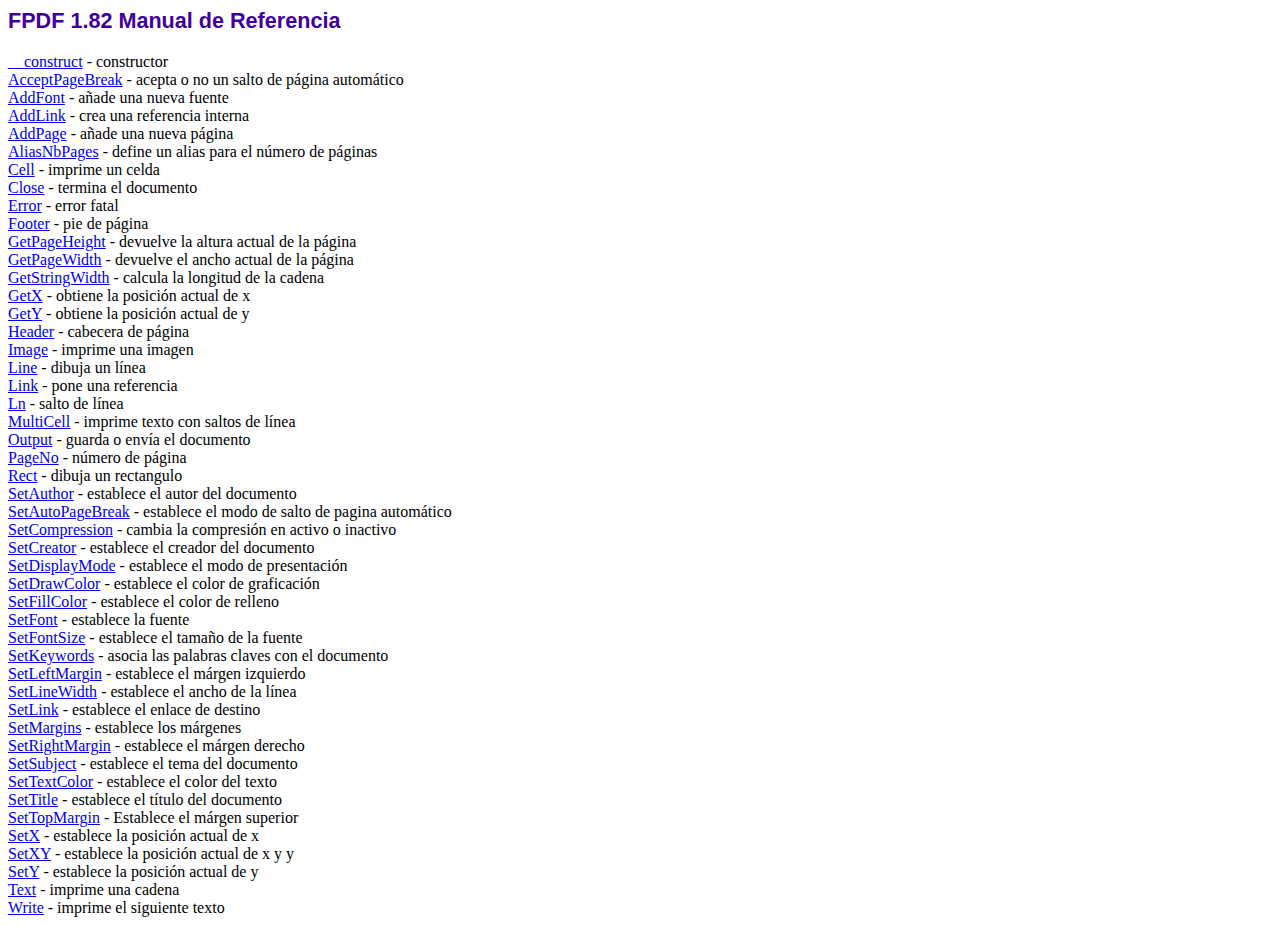
<file: adminlte/fpdf/doc/index.htm>
<!DOCTYPE html PUBLIC "-//W3C//DTD HTML 4.01 Transitional//EN">
<html>
<head>
<meta http-equiv="Content-Type" content="text/html; charset=ISO-8859-1">
<title>FPDF 1.82 Manual de Referencia</title>
<link type="text/css" rel="stylesheet" href="../fpdf.css">
</head>
<body>
<h1>FPDF 1.82 Manual de Referencia</h1>
<a href="__construct.htm">__construct</a> - constructor<br>
<a href="acceptpagebreak.htm">AcceptPageBreak</a> - acepta o no un salto de p�gina autom�tico<br>
<a href="addfont.htm">AddFont</a> - a�ade una nueva fuente<br>
<a href="addlink.htm">AddLink</a> - crea una referencia interna<br>
<a href="addpage.htm">AddPage</a> - a�ade una nueva p�gina<br>
<a href="aliasnbpages.htm">AliasNbPages</a> - define un alias para el n�mero de p�ginas<br>
<a href="cell.htm">Cell</a> - imprime un celda<br>
<a href="close.htm">Close</a> - termina el documento<br>
<a href="error.htm">Error</a> - error fatal<br>
<a href="footer.htm">Footer</a> - pie de p�gina<br>
<a href="getpageheight.htm">GetPageHeight</a> - devuelve la altura actual de la p�gina<br>
<a href="getpagewidth.htm">GetPageWidth</a> - devuelve el ancho actual de la p�gina<br>
<a href="getstringwidth.htm">GetStringWidth</a> - calcula la longitud de la cadena<br>
<a href="getx.htm">GetX</a> - obtiene la posici�n actual de x<br>
<a href="gety.htm">GetY</a> - obtiene la posici�n actual de y<br>
<a href="header.htm">Header</a> - cabecera de p�gina<br>
<a href="image.htm">Image</a> - imprime una imagen<br>
<a href="line.htm">Line</a> - dibuja un l�nea<br>
<a href="link.htm">Link</a> - pone una referencia<br>
<a href="ln.htm">Ln</a> - salto de l�nea<br>
<a href="multicell.htm">MultiCell</a> - imprime texto con saltos de l�nea<br>
<a href="output.htm">Output</a> - guarda o env�a el documento<br>
<a href="pageno.htm">PageNo</a> - n�mero de p�gina<br>
<a href="rect.htm">Rect</a> - dibuja un rectangulo<br>
<a href="setauthor.htm">SetAuthor</a> - establece el autor del documento<br>
<a href="setautopagebreak.htm">SetAutoPageBreak</a> - establece el modo de salto de pagina autom�tico<br>
<a href="setcompression.htm">SetCompression</a> - cambia la compresi�n en activo o inactivo<br>
<a href="setcreator.htm">SetCreator</a> - establece el creador del documento<br>
<a href="setdisplaymode.htm">SetDisplayMode</a> - establece el modo de presentaci�n<br>
<a href="setdrawcolor.htm">SetDrawColor</a> - establece el color de graficaci�n<br>
<a href="setfillcolor.htm">SetFillColor</a> - establece el color de relleno<br>
<a href="setfont.htm">SetFont</a> - establece la fuente<br>
<a href="setfontsize.htm">SetFontSize</a> - establece el tama�o de la fuente<br>
<a href="setkeywords.htm">SetKeywords</a> - asocia las palabras claves con el documento<br>
<a href="setleftmargin.htm">SetLeftMargin</a> - establece el m�rgen izquierdo<br>
<a href="setlinewidth.htm">SetLineWidth</a> - establece el ancho de la l�nea<br>
<a href="setlink.htm">SetLink</a> - establece el enlace de destino<br>
<a href="setmargins.htm">SetMargins</a> - establece los m�rgenes<br>
<a href="setrightmargin.htm">SetRightMargin</a> - establece el m�rgen derecho<br>
<a href="setsubject.htm">SetSubject</a> - establece el tema del documento<br>
<a href="settextcolor.htm">SetTextColor</a> - establece el color del texto<br>
<a href="settitle.htm">SetTitle</a> - establece el t�tulo del documento<br>
<a href="settopmargin.htm">SetTopMargin</a> - Establece el m�rgen superior<br>
<a href="setx.htm">SetX</a> - establece la posici�n actual de x<br>
<a href="setxy.htm">SetXY</a> - establece la posici�n actual de x y y<br>
<a href="sety.htm">SetY</a> - establece la posici�n actual de y<br>
<a href="text.htm">Text</a> - imprime una cadena<br>
<a href="write.htm">Write</a> - imprime el siguiente texto<br>
</body>
</html>
</file>
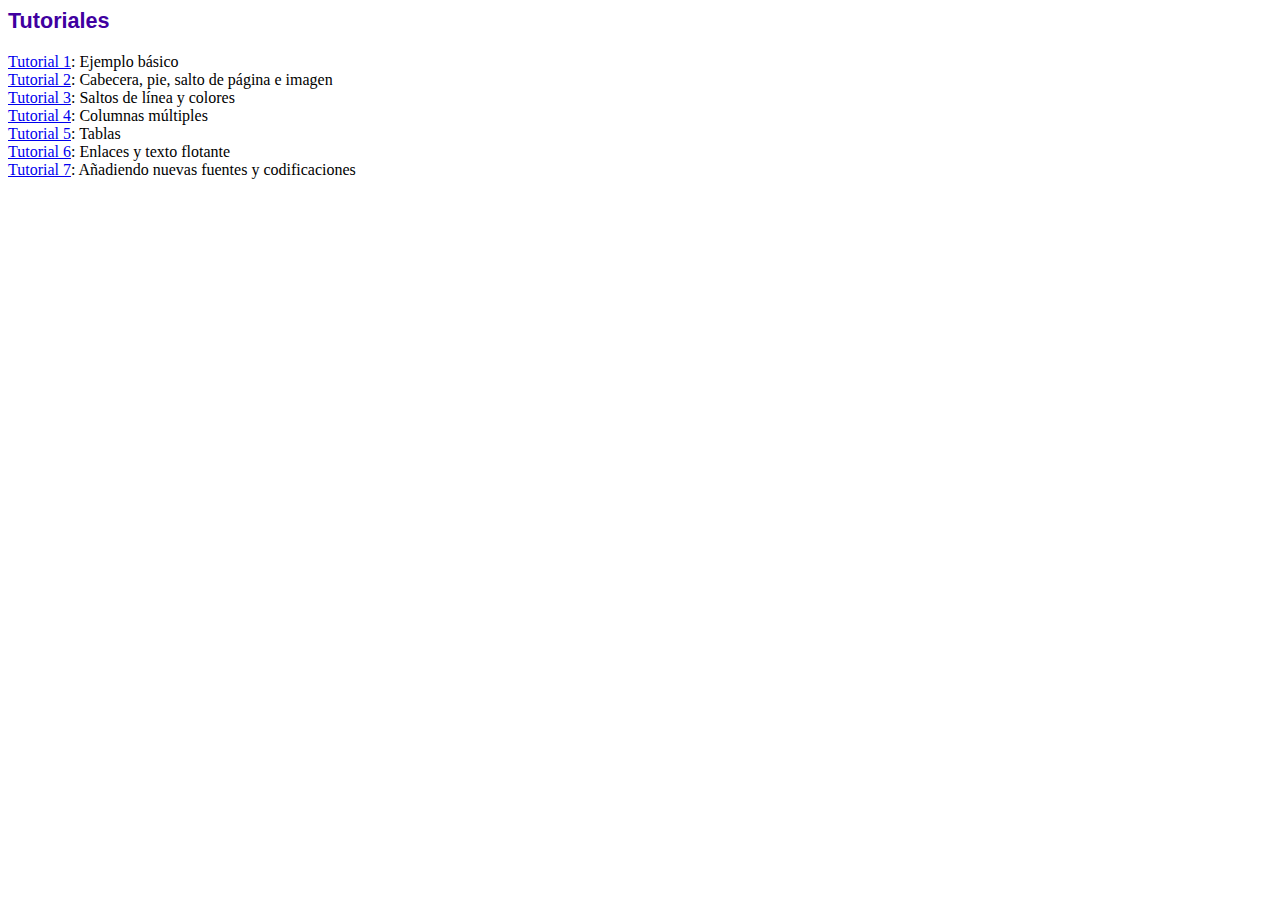
<file: adminlte/fpdf/tutorial/index.htm>
<!DOCTYPE html PUBLIC "-//W3C//DTD HTML 4.01 Transitional//EN">
<html>
<head>
<meta http-equiv="Content-Type" content="text/html; charset=ISO-8859-1">
<title>Tutoriales</title>
<link type="text/css" rel="stylesheet" href="../fpdf.css">
</head>
<body>
<h1>Tutoriales</h1>
<ul style="list-style-type:none; margin-left:0; padding-left:0">
<li><a href="tuto1.htm">Tutorial 1</a>: Ejemplo b�sico</li>
<li><a href="tuto2.htm">Tutorial 2</a>: Cabecera, pie, salto de p�gina e imagen</li>
<li><a href="tuto3.htm">Tutorial 3</a>: Saltos de l�nea y colores</li>
<li><a href="tuto4.htm">Tutorial 4</a>: Columnas m�ltiples</li>
<li><a href="tuto5.htm">Tutorial 5</a>: Tablas</li>
<li><a href="tuto6.htm">Tutorial 6</a>: Enlaces y texto flotante</li>
<li><a href="tuto7.htm">Tutorial 7</a>: A�adiendo nuevas fuentes y codificaciones</li>
</ul>
</body>
</html>
</file>
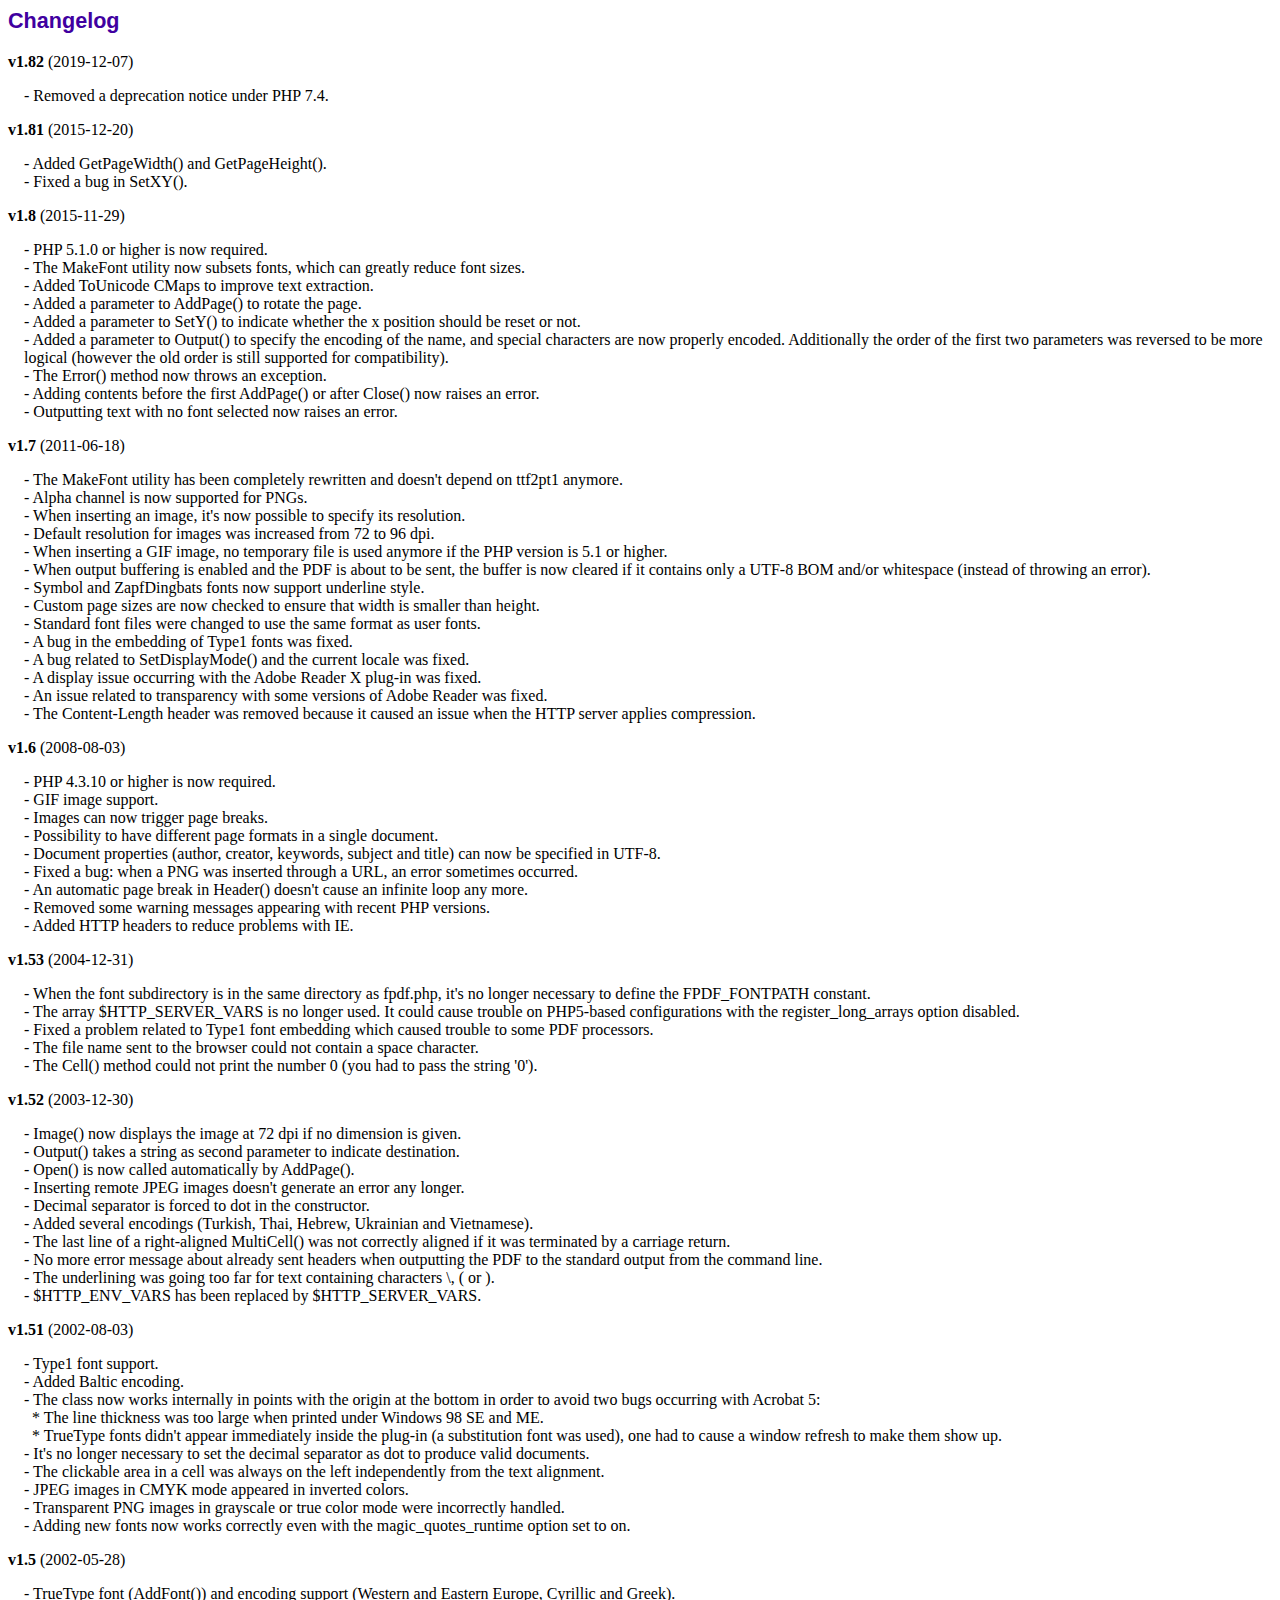
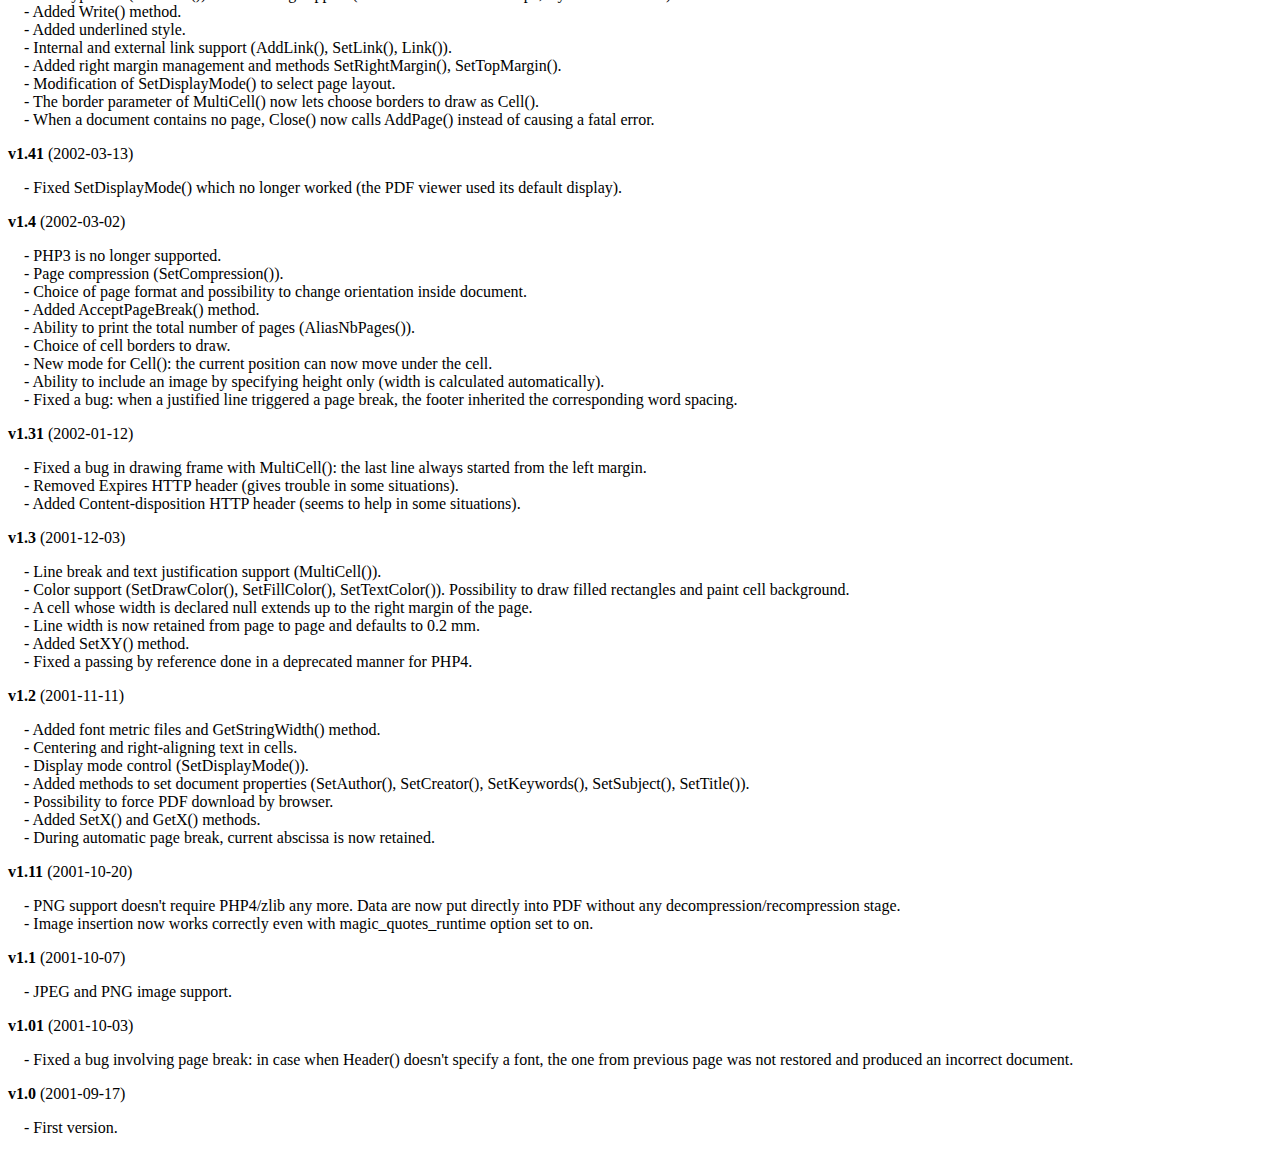
<file: adminlte/fpdf/changelog.htm>
<!DOCTYPE html PUBLIC "-//W3C//DTD HTML 4.01 Transitional//EN">
<html>
<head>
<meta http-equiv="Content-Type" content="text/html; charset=ISO-8859-1">
<title>Changelog</title>
<link type="text/css" rel="stylesheet" href="fpdf.css">
<style type="text/css">
dd {margin:1em 0 1em 1em}
</style>
</head>
<body>
<h1>Changelog</h1>
<dl>
<dt><strong>v1.82</strong> (2019-12-07)</dt>
<dd>
- Removed a deprecation notice under PHP 7.4.<br>
</dd>
<dt><strong>v1.81</strong> (2015-12-20)</dt>
<dd>
- Added GetPageWidth() and GetPageHeight().<br>
- Fixed a bug in SetXY().<br>
</dd>
<dt><strong>v1.8</strong> (2015-11-29)</dt>
<dd>
- PHP 5.1.0 or higher is now required.<br>
- The MakeFont utility now subsets fonts, which can greatly reduce font sizes.<br>
- Added ToUnicode CMaps to improve text extraction.<br>
- Added a parameter to AddPage() to rotate the page.<br>
- Added a parameter to SetY() to indicate whether the x position should be reset or not.<br>
- Added a parameter to Output() to specify the encoding of the name, and special characters are now properly encoded. Additionally the order of the first two parameters was reversed to be more logical (however the old order is still supported for compatibility).<br>
- The Error() method now throws an exception.<br>
- Adding contents before the first AddPage() or after Close() now raises an error.<br>
- Outputting text with no font selected now raises an error.<br>
</dd>
<dt><strong>v1.7</strong> (2011-06-18)</dt>
<dd>
- The MakeFont utility has been completely rewritten and doesn't depend on ttf2pt1 anymore.<br>
- Alpha channel is now supported for PNGs.<br>
- When inserting an image, it's now possible to specify its resolution.<br>
- Default resolution for images was increased from 72 to 96 dpi.<br>
- When inserting a GIF image, no temporary file is used anymore if the PHP version is 5.1 or higher.<br>
- When output buffering is enabled and the PDF is about to be sent, the buffer is now cleared if it contains only a UTF-8 BOM and/or whitespace (instead of throwing an error).<br>
- Symbol and ZapfDingbats fonts now support underline style.<br>
- Custom page sizes are now checked to ensure that width is smaller than height.<br>
- Standard font files were changed to use the same format as user fonts.<br>
- A bug in the embedding of Type1 fonts was fixed.<br>
- A bug related to SetDisplayMode() and the current locale was fixed.<br>
- A display issue occurring with the Adobe Reader X plug-in was fixed.<br>
- An issue related to transparency with some versions of Adobe Reader was fixed.<br>
- The Content-Length header was removed because it caused an issue when the HTTP server applies compression.<br>
</dd>
<dt><strong>v1.6</strong> (2008-08-03)</dt>
<dd>
- PHP 4.3.10 or higher is now required.<br>
- GIF image support.<br>
- Images can now trigger page breaks.<br>
- Possibility to have different page formats in a single document.<br>
- Document properties (author, creator, keywords, subject and title) can now be specified in UTF-8.<br>
- Fixed a bug: when a PNG was inserted through a URL, an error sometimes occurred.<br>
- An automatic page break in Header() doesn't cause an infinite loop any more.<br>
- Removed some warning messages appearing with recent PHP versions.<br>
- Added HTTP headers to reduce problems with IE.<br>
</dd>
<dt><strong>v1.53</strong> (2004-12-31)</dt>
<dd>
- When the font subdirectory is in the same directory as fpdf.php, it's no longer necessary to define the FPDF_FONTPATH constant.<br>
- The array $HTTP_SERVER_VARS is no longer used. It could cause trouble on PHP5-based configurations with the register_long_arrays option disabled.<br>
- Fixed a problem related to Type1 font embedding which caused trouble to some PDF processors.<br>
- The file name sent to the browser could not contain a space character.<br>
- The Cell() method could not print the number 0 (you had to pass the string '0').<br>
</dd>
<dt><strong>v1.52</strong> (2003-12-30)</dt>
<dd>
- Image() now displays the image at 72 dpi if no dimension is given.<br>
- Output() takes a string as second parameter to indicate destination.<br>
- Open() is now called automatically by AddPage().<br>
- Inserting remote JPEG images doesn't generate an error any longer.<br>
- Decimal separator is forced to dot in the constructor.<br>
- Added several encodings (Turkish, Thai, Hebrew, Ukrainian and Vietnamese).<br>
- The last line of a right-aligned MultiCell() was not correctly aligned if it was terminated by a carriage return.<br>
- No more error message about already sent headers when outputting the PDF to the standard output from the command line.<br>
- The underlining was going too far for text containing characters \, ( or ).<br>
- $HTTP_ENV_VARS has been replaced by $HTTP_SERVER_VARS.<br>
</dd>
<dt><strong>v1.51</strong> (2002-08-03)</dt>
<dd>
- Type1 font support.<br>
- Added Baltic encoding.<br>
- The class now works internally in points with the origin at the bottom in order to avoid two bugs occurring with Acrobat 5:<br>&nbsp;&nbsp;* The line thickness was too large when printed under Windows 98 SE and ME.<br>&nbsp;&nbsp;* TrueType fonts didn't appear immediately inside the plug-in (a substitution font was used), one had to cause a window refresh to make them show up.<br>
- It's no longer necessary to set the decimal separator as dot to produce valid documents.<br>
- The clickable area in a cell was always on the left independently from the text alignment.<br>
- JPEG images in CMYK mode appeared in inverted colors.<br>
- Transparent PNG images in grayscale or true color mode were incorrectly handled.<br>
- Adding new fonts now works correctly even with the magic_quotes_runtime option set to on.<br>
</dd>
<dt><strong>v1.5</strong> (2002-05-28)</dt>
<dd>
- TrueType font (AddFont()) and encoding support (Western and Eastern Europe, Cyrillic and Greek).<br>
- Added Write() method.<br>
- Added underlined style.<br>
- Internal and external link support (AddLink(), SetLink(), Link()).<br>
- Added right margin management and methods SetRightMargin(), SetTopMargin().<br>
- Modification of SetDisplayMode() to select page layout.<br>
- The border parameter of MultiCell() now lets choose borders to draw as Cell().<br>
- When a document contains no page, Close() now calls AddPage() instead of causing a fatal error.<br>
</dd>
<dt><strong>v1.41</strong> (2002-03-13)</dt>
<dd>
- Fixed SetDisplayMode() which no longer worked (the PDF viewer used its default display).<br>
</dd>
<dt><strong>v1.4</strong> (2002-03-02)</dt>
<dd>
- PHP3 is no longer supported.<br>
- Page compression (SetCompression()).<br>
- Choice of page format and possibility to change orientation inside document.<br>
- Added AcceptPageBreak() method.<br>
- Ability to print the total number of pages (AliasNbPages()).<br>
- Choice of cell borders to draw.<br>
- New mode for Cell(): the current position can now move under the cell.<br>
- Ability to include an image by specifying height only (width is calculated automatically).<br>
- Fixed a bug: when a justified line triggered a page break, the footer inherited the corresponding word spacing.<br>
</dd>
<dt><strong>v1.31</strong> (2002-01-12)</dt>
<dd>
- Fixed a bug in drawing frame with MultiCell(): the last line always started from the left margin.<br>
- Removed Expires HTTP header (gives trouble in some situations).<br>
- Added Content-disposition HTTP header (seems to help in some situations).<br>
</dd>
<dt><strong>v1.3</strong> (2001-12-03)</dt>
<dd>
- Line break and text justification support (MultiCell()).<br>
- Color support (SetDrawColor(), SetFillColor(), SetTextColor()). Possibility to draw filled rectangles and paint cell background.<br>
- A cell whose width is declared null extends up to the right margin of the page.<br>
- Line width is now retained from page to page and defaults to 0.2 mm.<br>
- Added SetXY() method.<br>
- Fixed a passing by reference done in a deprecated manner for PHP4.<br>
</dd>
<dt><strong>v1.2</strong> (2001-11-11)</dt>
<dd>
- Added font metric files and GetStringWidth() method.<br>
- Centering and right-aligning text in cells.<br>
- Display mode control (SetDisplayMode()).<br>
- Added methods to set document properties (SetAuthor(), SetCreator(), SetKeywords(), SetSubject(), SetTitle()).<br>
- Possibility to force PDF download by browser.<br>
- Added SetX() and GetX() methods.<br>
- During automatic page break, current abscissa is now retained.<br>
</dd>
<dt><strong>v1.11</strong> (2001-10-20)</dt>
<dd>
- PNG support doesn't require PHP4/zlib any more. Data are now put directly into PDF without any decompression/recompression stage.<br>
- Image insertion now works correctly even with magic_quotes_runtime option set to on.<br>
</dd>
<dt><strong>v1.1</strong> (2001-10-07)</dt>
<dd>
- JPEG and PNG image support.<br>
</dd>
<dt><strong>v1.01</strong> (2001-10-03)</dt>
<dd>
- Fixed a bug involving page break: in case when Header() doesn't specify a font, the one from previous page was not restored and produced an incorrect document.<br>
</dd>
<dt><strong>v1.0</strong> (2001-09-17)</dt>
<dd>
- First version.<br>
</dd>
</dl>
</body>
</html>
</file>
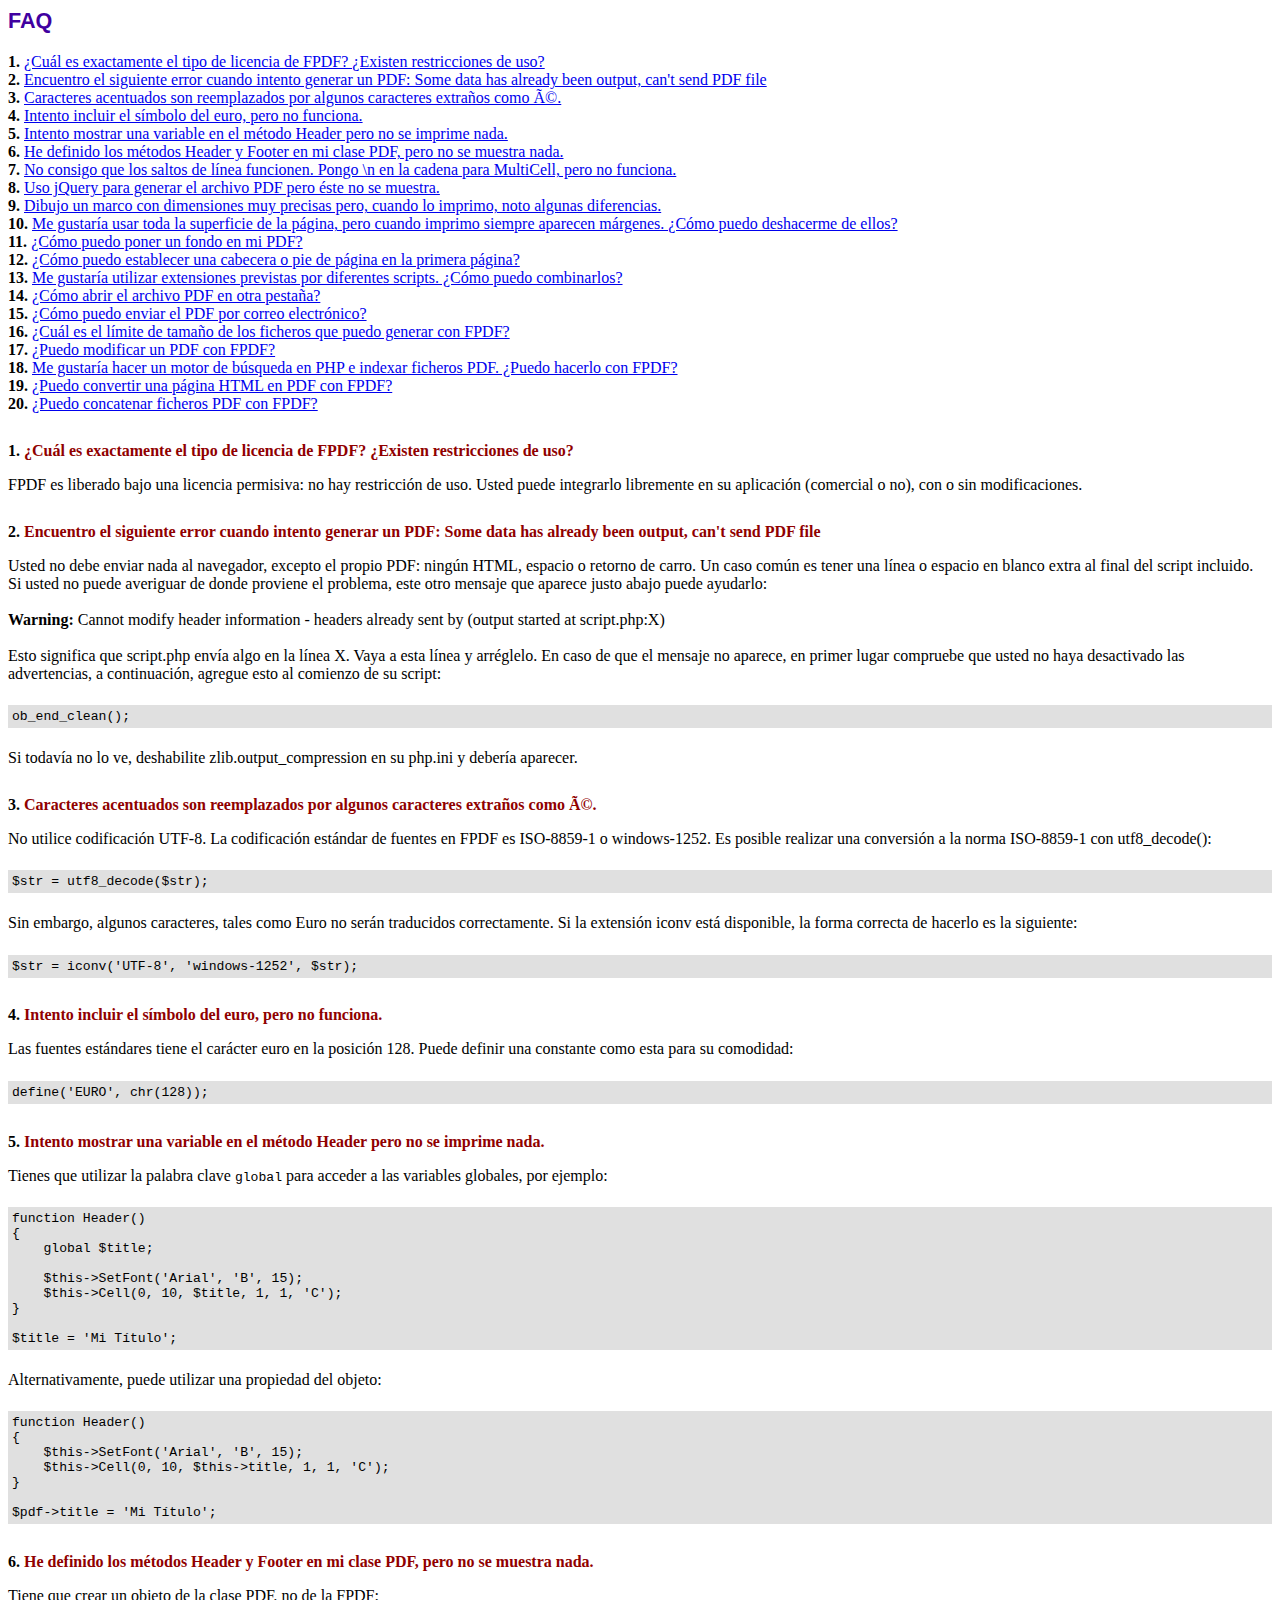
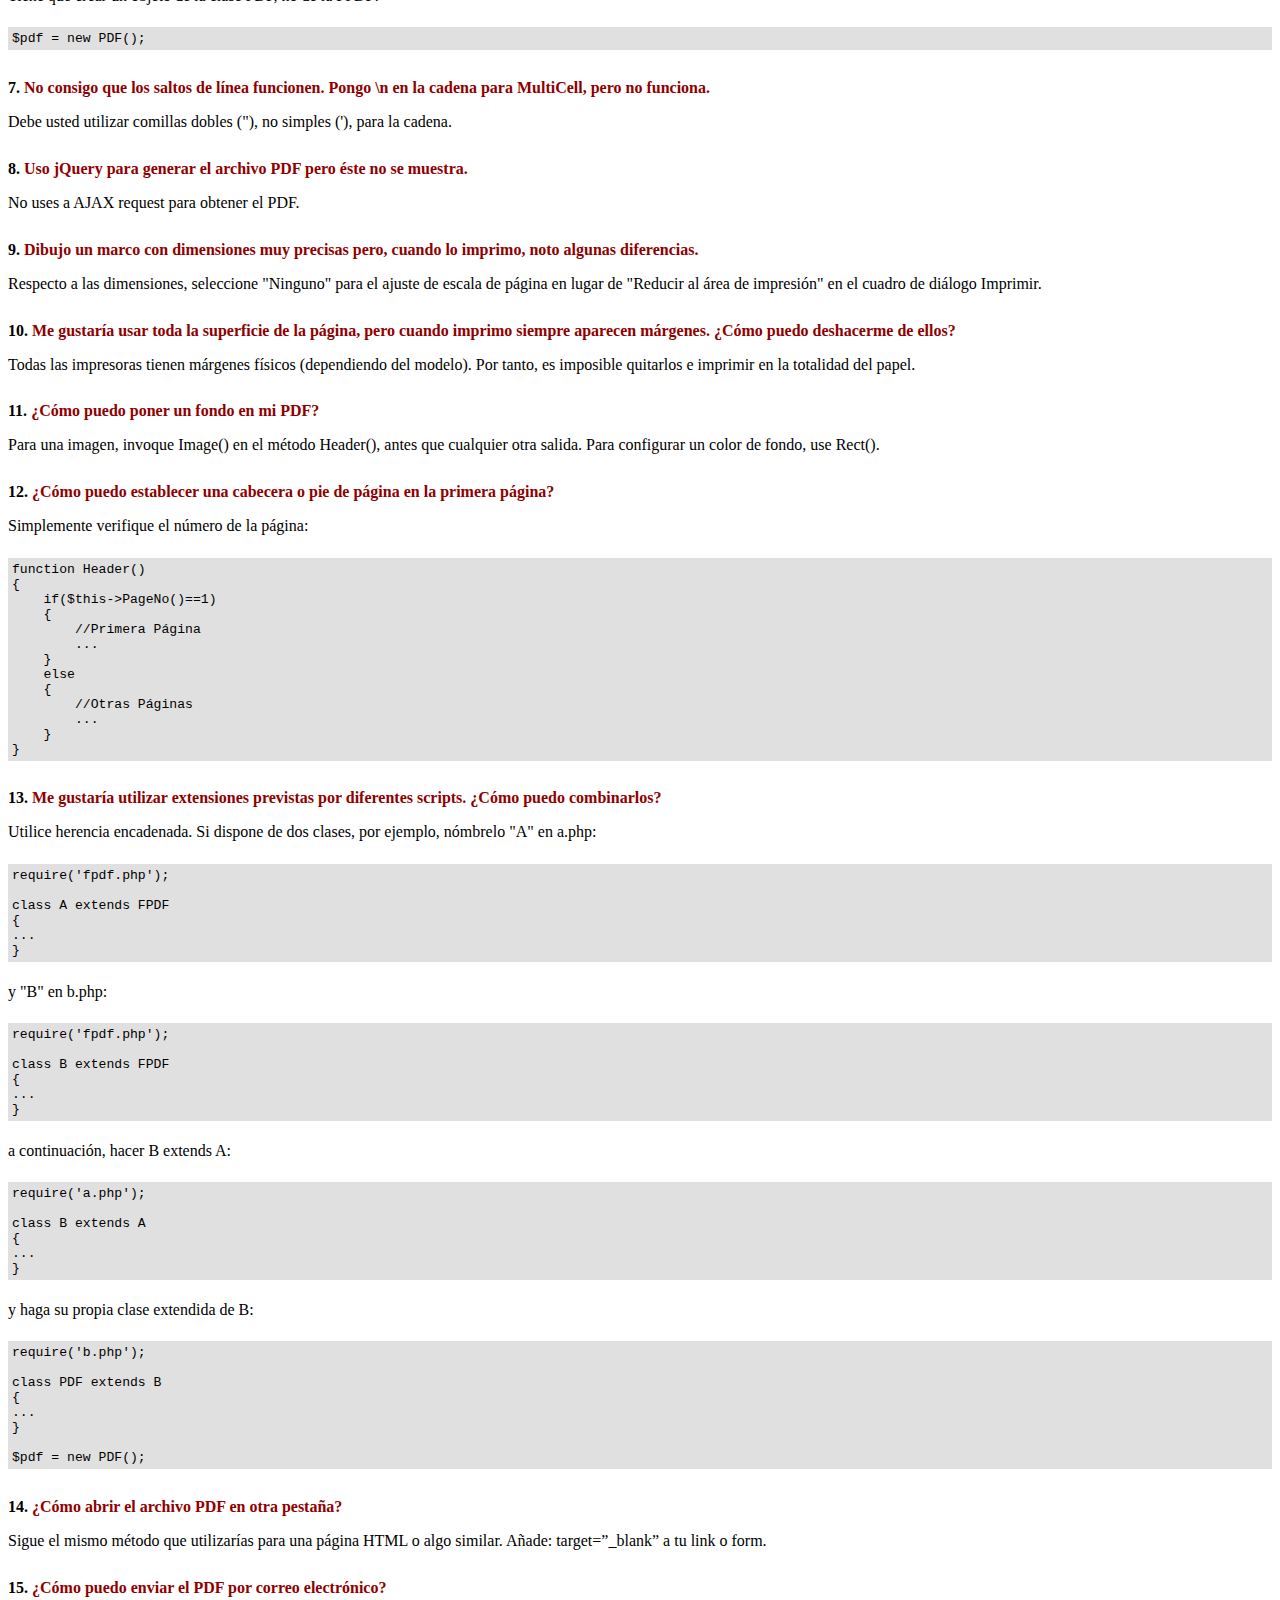
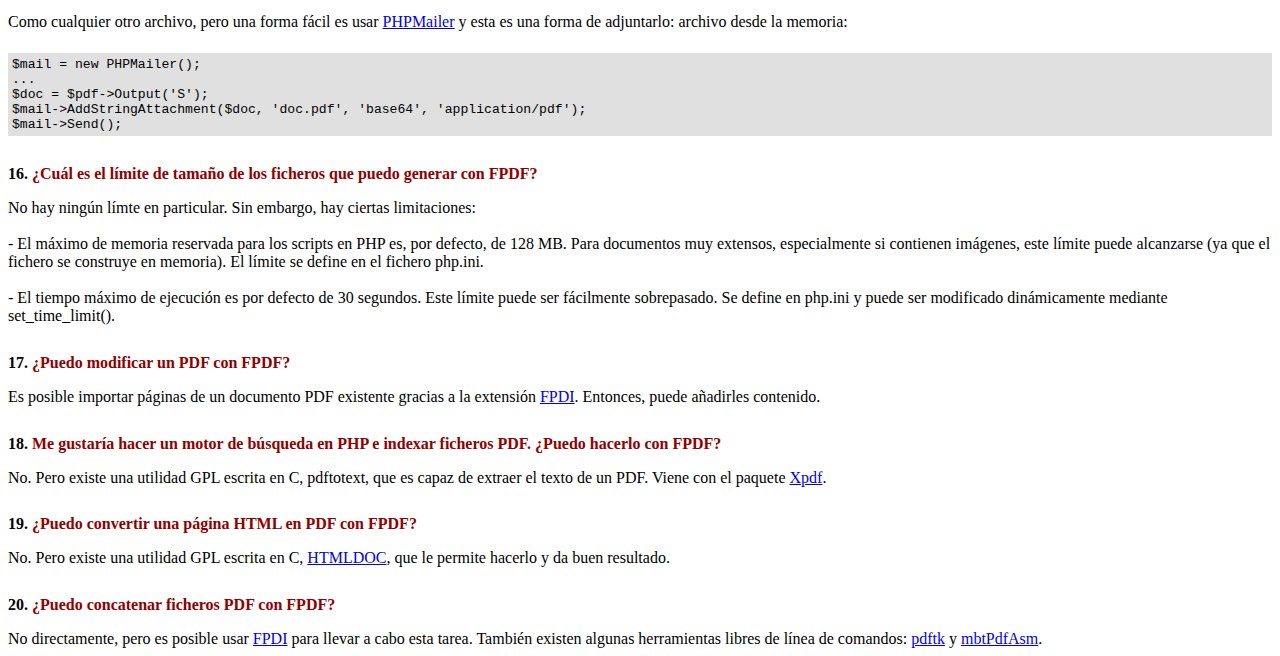
<file: adminlte/fpdf/FAQ.htm>
<!DOCTYPE html PUBLIC "-//W3C//DTD HTML 4.01 Transitional//EN">
<html>
<head>
<meta http-equiv="Content-Type" content="text/html; charset=ISO-8859-1">
<title>FAQ</title>
<link type="text/css" rel="stylesheet" href="fpdf.css">
<style type="text/css">
ul {list-style-type:none; margin:0; padding:0}
ul#answers li {margin-top:1.8em}
.question {font-weight:bold; color:#900000}
</style>
</head>
<body>
<h1>FAQ</h1>
<ul>
<li><b>1.</b> <a href='#q1'>�Cu�l es exactamente el tipo de licencia de FPDF? �Existen restricciones de uso?</a></li>
<li><b>2.</b> <a href='#q2'>Encuentro el siguiente error cuando intento generar un PDF: Some data has already been output, can't send PDF file</a></li>
<li><b>3.</b> <a href='#q3'>Caracteres acentuados son reemplazados por algunos caracteres extra�os como é.</a></li>
<li><b>4.</b> <a href='#q4'>Intento incluir el s�mbolo del euro, pero no funciona.</a></li>
<li><b>5.</b> <a href='#q5'>Intento mostrar una variable en el m�todo Header pero no se imprime nada.</a></li>
<li><b>6.</b> <a href='#q6'>He definido los m�todos Header y Footer en mi clase PDF, pero no se muestra nada.</a></li>
<li><b>7.</b> <a href='#q7'>No consigo que los saltos de l�nea funcionen. Pongo \n en la cadena para MultiCell, pero no funciona.</a></li>
<li><b>8.</b> <a href='#q8'>Uso jQuery para generar el archivo PDF pero �ste no se muestra.</a></li>
<li><b>9.</b> <a href='#q9'>Dibujo un marco con dimensiones muy precisas pero, cuando lo imprimo, noto algunas diferencias.</a></li>
<li><b>10.</b> <a href='#q10'>Me gustar�a usar toda la superficie de la p�gina, pero cuando imprimo siempre aparecen m�rgenes. �C�mo puedo deshacerme de ellos?</a></li>
<li><b>11.</b> <a href='#q11'>�C�mo puedo poner un fondo en mi PDF?</a></li>
<li><b>12.</b> <a href='#q12'>�C�mo puedo establecer una cabecera o pie de p�gina en la primera p�gina?</a></li>
<li><b>13.</b> <a href='#q13'>Me gustar�a utilizar extensiones previstas por diferentes scripts. �C�mo puedo combinarlos?</a></li>
<li><b>14.</b> <a href='#q14'>�C�mo abrir el archivo PDF en otra pesta�a?</a></li>
<li><b>15.</b> <a href='#q15'>�C�mo puedo enviar el PDF por correo electr�nico?</a></li>
<li><b>16.</b> <a href='#q16'>�Cu�l es el l�mite de tama�o de los ficheros que puedo generar con FPDF?</a></li>
<li><b>17.</b> <a href='#q17'>�Puedo modificar un PDF con FPDF?</a></li>
<li><b>18.</b> <a href='#q18'>Me gustar�a hacer un motor de b�squeda en PHP e indexar ficheros PDF. �Puedo hacerlo con FPDF?</a></li>
<li><b>19.</b> <a href='#q19'>�Puedo convertir una p�gina HTML en PDF con FPDF?</a></li>
<li><b>20.</b> <a href='#q20'>�Puedo concatenar ficheros PDF con FPDF?</a></li>
</ul>

<ul id='answers'>
<li id='q1'>
<p><b>1.</b> <span class='question'>�Cu�l es exactamente el tipo de licencia de FPDF? �Existen restricciones de uso?</span></p>
FPDF es liberado bajo una licencia permisiva: no hay restricci�n de uso. Usted puede integrarlo
libremente en su aplicaci�n (comercial o no), con o sin modificaciones.
</li>

<li id='q2'>
<p><b>2.</b> <span class='question'>Encuentro el siguiente error cuando intento generar un PDF: Some data has already been output, can't send PDF file</span></p>
Usted no debe enviar nada al navegador, excepto el propio PDF: ning�n HTML, espacio o retorno de carro. Un caso com�n
es tener una l�nea o espacio en blanco extra al final del script incluido.<br>
Si usted no puede averiguar de donde proviene el problema, este otro mensaje que aparece justo abajo puede ayudarlo:<br>
<br>
<b>Warning:</b> Cannot modify header information - headers already sent by (output started at script.php:X)<br>
<br>
Esto significa que script.php env�a algo en la l�nea X. Vaya a esta l�nea y arr�glelo.
En caso de que el mensaje no aparece, en primer lugar compruebe que usted no haya desactivado las advertencias, a continuaci�n, agregue esto
al comienzo de su script:
<div class="doc-source">
<pre><code>ob_end_clean();</code></pre>
</div>
Si todav�a no lo ve, deshabilite zlib.output_compression en su php.ini y deber�a aparecer.
</li>

<li id='q3'>
<p><b>3.</b> <span class='question'>Caracteres acentuados son reemplazados por algunos caracteres extra�os como é.</span></p>
No utilice codificaci�n UTF-8. La codificaci�n est�ndar de fuentes en FPDF es ISO-8859-1 o windows-1252.
Es posible realizar una conversi�n a la norma ISO-8859-1 con utf8_decode():
<div class="doc-source">
<pre><code>$str = utf8_decode($str);</code></pre>
</div>
Sin embargo, algunos caracteres, tales como Euro no ser�n traducidos correctamente. Si la extensi�n iconv est� disponible, la
forma correcta de hacerlo es la siguiente:
<div class="doc-source">
<pre><code>$str = iconv('UTF-8', 'windows-1252', $str);</code></pre>
</div>
</li>

<li id='q4'>
<p><b>4.</b> <span class='question'>Intento incluir el s�mbolo del euro, pero no funciona.</span></p>
Las fuentes est�ndares tiene el car�cter euro en la posici�n 128. Puede definir una constante
como esta para su comodidad:
<div class="doc-source">
<pre><code>define('EURO', chr(128));</code></pre>
</div>
</li>

<li id='q5'>
<p><b>5.</b> <span class='question'>Intento mostrar una variable en el m�todo Header pero no se imprime nada.</span></p>
Tienes que utilizar la palabra clave <code>global</code> para acceder a las variables globales, por ejemplo:
<div class="doc-source">
<pre><code>function Header()
{
    global $title;

    $this-&gt;SetFont('Arial', 'B', 15);
    $this-&gt;Cell(0, 10, $title, 1, 1, 'C');
}

$title = 'Mi T�tulo';</code></pre>
</div>
Alternativamente, puede utilizar una propiedad del objeto:
<div class="doc-source">
<pre><code>function Header()
{
    $this-&gt;SetFont('Arial', 'B', 15);
    $this-&gt;Cell(0, 10, $this-&gt;title, 1, 1, 'C');
}

$pdf-&gt;title = 'Mi T�tulo';</code></pre>
</div>
</li>

<li id='q6'>
<p><b>6.</b> <span class='question'>He definido los m�todos Header y Footer en mi clase PDF, pero no se muestra nada.</span></p>
Tiene que crear un objeto de la clase PDF, no de la FPDF:
<div class="doc-source">
<pre><code>$pdf = new PDF();</code></pre>
</div>
</li>

<li id='q7'>
<p><b>7.</b> <span class='question'>No consigo que los saltos de l�nea funcionen. Pongo \n en la cadena para MultiCell, pero no funciona.</span></p>
Debe usted utilizar comillas dobles ("), no simples ('), para la cadena.
</li>

<li id='q8'>
<p><b>8.</b> <span class='question'>Uso jQuery para generar el archivo PDF pero �ste no se muestra.</span></p>
No uses a AJAX request para obtener el PDF.
</li>

<li id='q9'>
<p><b>9.</b> <span class='question'>Dibujo un marco con dimensiones muy precisas pero, cuando lo imprimo, noto algunas diferencias.</span></p>
Respecto a las dimensiones, seleccione "Ninguno" para el ajuste de escala de p�gina en lugar de "Reducir al �rea de impresi�n" en el cuadro de di�logo Imprimir.
</li>

<li id='q10'>
<p><b>10.</b> <span class='question'>Me gustar�a usar toda la superficie de la p�gina, pero cuando imprimo siempre aparecen m�rgenes. �C�mo puedo deshacerme de ellos?</span></p>
Todas las impresoras tienen m�rgenes f�sicos (dependiendo del modelo). Por tanto, es imposible quitarlos
e imprimir en la totalidad del papel.
</li>

<li id='q11'>
<p><b>11.</b> <span class='question'>�C�mo puedo poner un fondo en mi PDF?</span></p>
Para una imagen, invoque Image() en el m�todo Header(), antes que cualquier otra salida. Para configurar un color de fondo, use Rect().
</li>

<li id='q12'>
<p><b>12.</b> <span class='question'>�C�mo puedo establecer una cabecera o pie de p�gina en la primera p�gina?</span></p>
Simplemente verifique el n�mero de la p�gina:
<div class="doc-source">
<pre><code>function Header()
{
    if($this-&gt;PageNo()==1)
    {
        //Primera P�gina
        ...
    }
    else
    {
        //Otras P�ginas
        ...
    }
}</code></pre>
</div>
</li>

<li id='q13'>
<p><b>13.</b> <span class='question'>Me gustar�a utilizar extensiones previstas por diferentes scripts. �C�mo puedo combinarlos?</span></p>
Utilice herencia encadenada. Si dispone de dos clases, por ejemplo, n�mbrelo "A" en a.php:
<div class="doc-source">
<pre><code>require('fpdf.php');

class A extends FPDF
{
...
}</code></pre>
</div>
y "B" en b.php:
<div class="doc-source">
<pre><code>require('fpdf.php');

class B extends FPDF
{
...
}</code></pre>
</div>
a continuaci�n, hacer B extends A:
<div class="doc-source">
<pre><code>require('a.php');

class B extends A
{
...
}</code></pre>
</div>
y haga su propia clase extendida de B:
<div class="doc-source">
<pre><code>require('b.php');

class PDF extends B
{
...
}

$pdf = new PDF();</code></pre>
</div>
</li>

<li id='q14'>
<p><b>14.</b> <span class='question'>�C�mo abrir el archivo PDF en otra pesta�a?</span></p>
Sigue el mismo m�todo que utilizar�as para una p�gina HTML o algo similar.
A�ade: target=�_blank� a tu link o form.
</li>

<li id='q15'>
<p><b>15.</b> <span class='question'>�C�mo puedo enviar el PDF por correo electr�nico?</span></p>
Como cualquier otro archivo, pero una forma f�cil es usar <a href="https://github.com/PHPMailer/PHPMailer" target="_blank">PHPMailer</a>
y esta es una forma de adjuntarlo: archivo desde la memoria:
<div class="doc-source">
<pre><code>$mail = new PHPMailer();
...
$doc = $pdf-&gt;Output('S');
$mail-&gt;AddStringAttachment($doc, 'doc.pdf', 'base64', 'application/pdf');
$mail-&gt;Send();</code></pre>
</div>
</li>

<li id='q16'>
<p><b>16.</b> <span class='question'>�Cu�l es el l�mite de tama�o de los ficheros que puedo generar con FPDF?</span></p>
No hay ning�n l�mte en particular. Sin embargo, hay ciertas limitaciones:
<br>
<br>
- El m�ximo de memoria reservada para los scripts en PHP es, por defecto, de 128 MB. Para documentos
muy extensos, especialmente si contienen im�genes, este l�mite puede alcanzarse (ya que el fichero
se construye en memoria). El l�mite se define en el fichero php.ini.
<br>
<br>
- El tiempo m�ximo de ejecuci�n es por defecto de 30 segundos. Este l�mite puede ser f�cilmente
sobrepasado. Se define en php.ini y puede ser modificado din�micamente mediante set_time_limit().
</li>

<li id='q17'>
<p><b>17.</b> <span class='question'>�Puedo modificar un PDF con FPDF?</span></p>
Es posible importar p�ginas de un documento PDF existente gracias a la extensi�n
<a href="https://www.setasign.com/products/fpdi/about/" target="_blank">FPDI</a>.
Entonces, puede a�adirles contenido.
</li>

<li id='q18'>
<p><b>18.</b> <span class='question'>Me gustar�a hacer un motor de b�squeda en PHP e indexar ficheros PDF. �Puedo hacerlo con FPDF?</span></p>
No. Pero existe una utilidad GPL escrita en C, pdftotext, que es capaz de extraer el texto de
un PDF. Viene con el paquete <a href="https://www.xpdfreader.com" target="_blank">Xpdf</a>.
</li>

<li id='q19'>
<p><b>19.</b> <span class='question'>�Puedo convertir una p�gina HTML en PDF con FPDF?</span></p>
No. Pero existe una utilidad GPL escrita en C, <a href="https://www.msweet.org/htmldoc/" target="_blank">HTMLDOC</a>,
que le permite hacerlo y da buen resultado.
</li>

<li id='q20'>
<p><b>20.</b> <span class='question'>�Puedo concatenar ficheros PDF con FPDF?</span></p>
No directamente, pero es posible usar <a href="https://www.setasign.com/products/fpdi/demos/concatenate-fake/" target="_blank">FPDI</a>
para llevar a cabo esta tarea. Tambi�n existen algunas herramientas libres de l�nea de comandos:
<a href="https://www.pdflabs.com/tools/pdftk-the-pdf-toolkit/" target="_blank">pdftk</a> y
<a href="http://thierry.schmit.free.fr/spip/spip.php?article15" target="_blank">mbtPdfAsm</a>.
</li>
</ul>
</body>
</html>
</file>
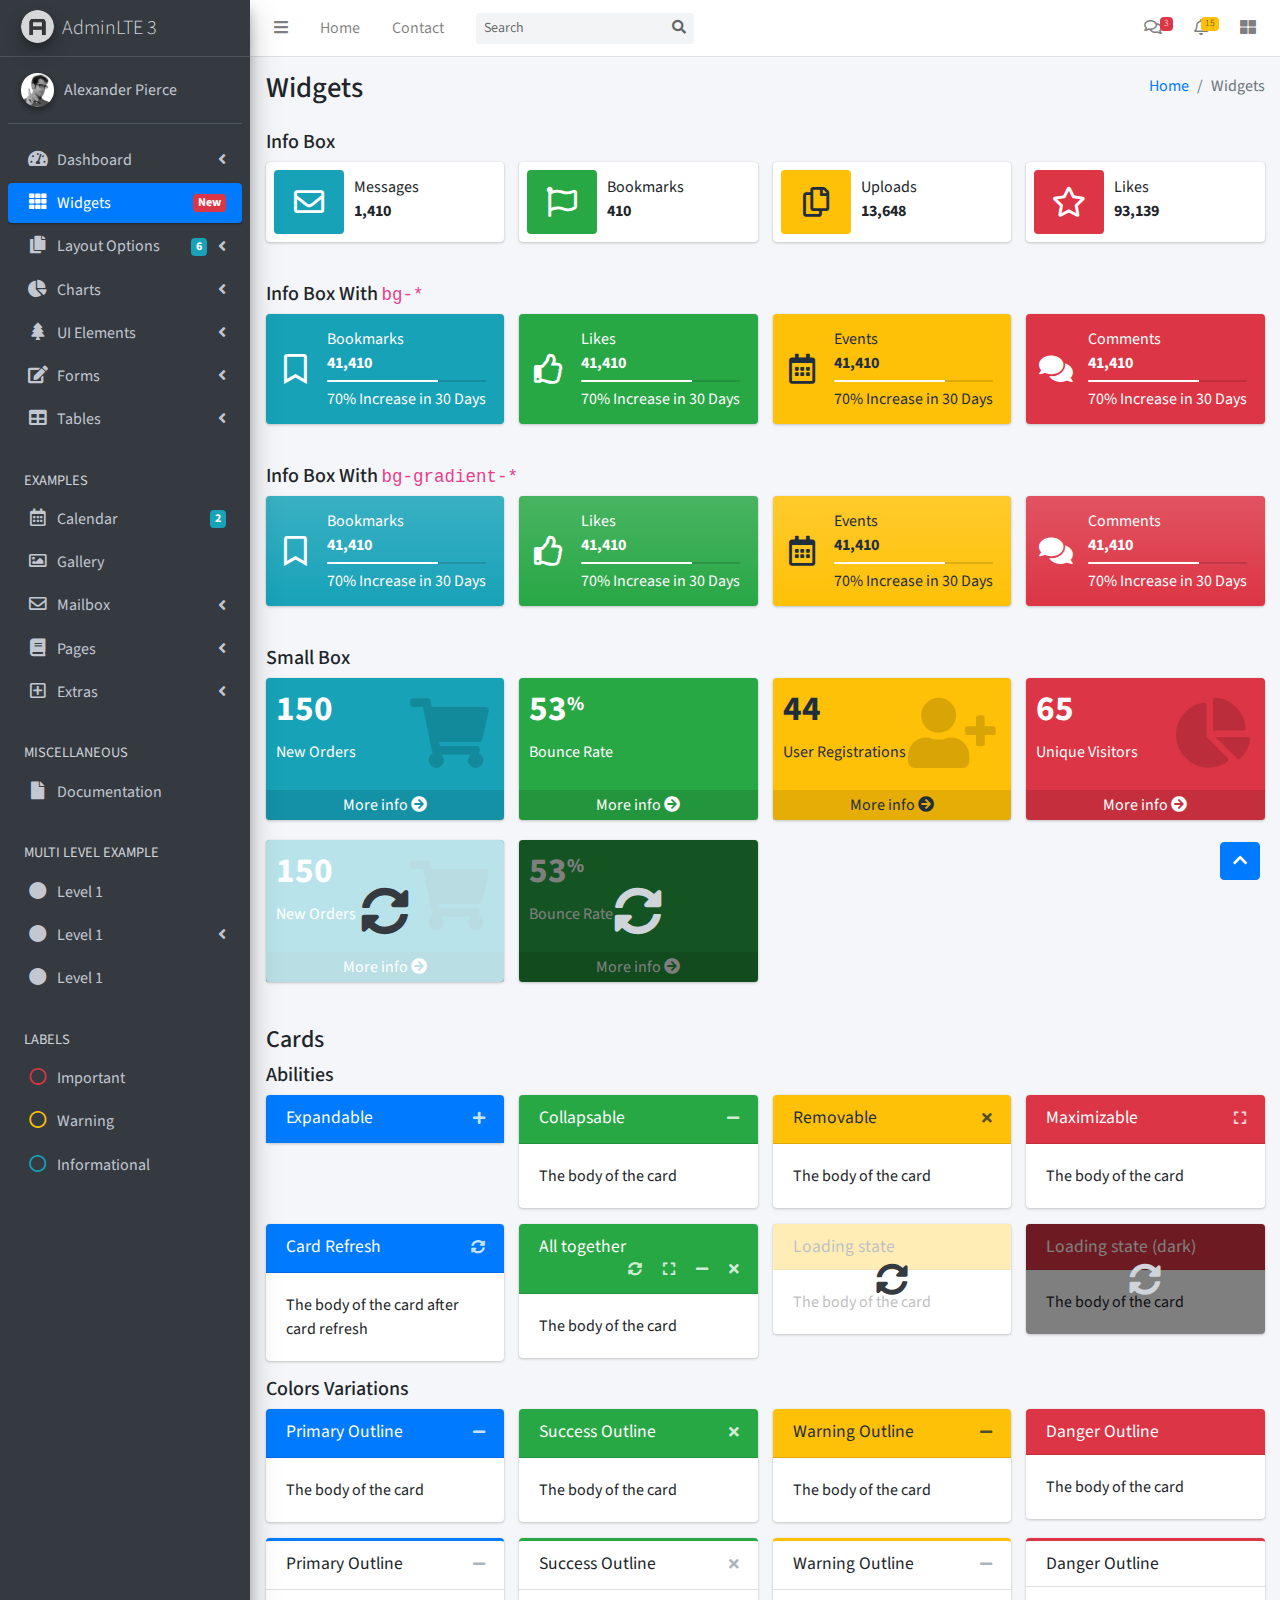
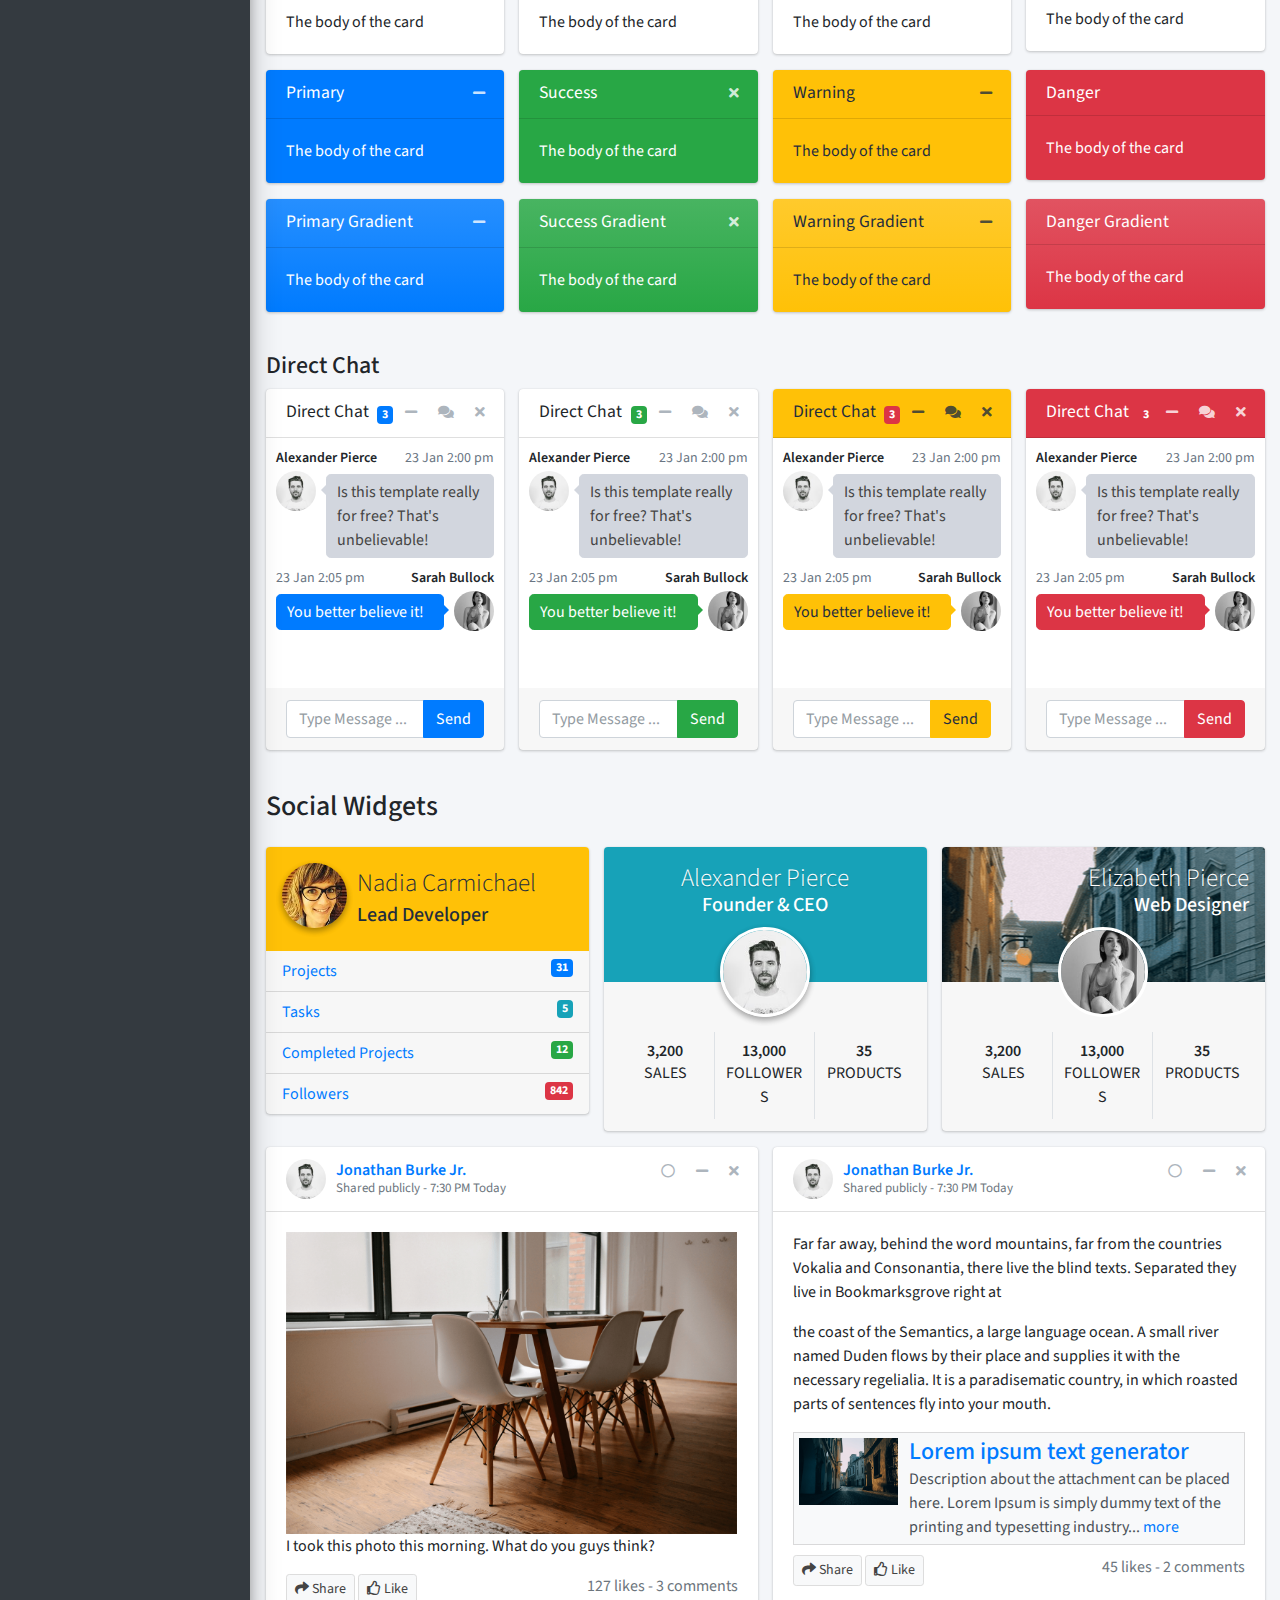
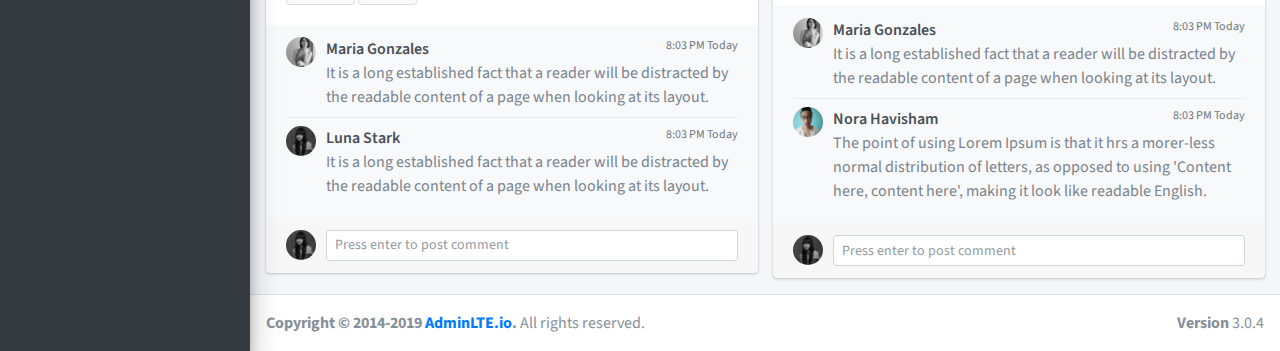
<file: adminlte/pages/widgets.html>
<!DOCTYPE html>
<html>
<head>
  <meta charset="utf-8">
  <meta http-equiv="X-UA-Compatible" content="IE=edge">
  <title>AdminLTE 3 | Widgets</title>
  <!-- Tell the browser to be responsive to screen width -->
  <meta name="viewport" content="width=device-width, initial-scale=1">
  <!-- Font Awesome -->
  <link rel="stylesheet" href="../plugins/fontawesome-free/css/all.min.css">
  <!-- Ionicons -->
  <link rel="stylesheet" href="https://code.ionicframework.com/ionicons/2.0.1/css/ionicons.min.css">
  <!-- Theme style -->
  <link rel="stylesheet" href="../dist/css/adminlte.min.css">
  <!-- Google Font: Source Sans Pro -->
  <link href="https://fonts.googleapis.com/css?family=Source+Sans+Pro:300,400,400i,700" rel="stylesheet">
</head>
<body class="hold-transition sidebar-mini">
<div class="wrapper">
  <!-- Navbar -->
  <nav class="main-header navbar navbar-expand navbar-white navbar-light">
    <!-- Left navbar links -->
    <ul class="navbar-nav">
      <li class="nav-item">
        <a class="nav-link" data-widget="pushmenu" href="#" role="button"><i class="fas fa-bars"></i></a>
      </li>
      <li class="nav-item d-none d-sm-inline-block">
        <a href="../index3.html" class="nav-link">Home</a>
      </li>
      <li class="nav-item d-none d-sm-inline-block">
        <a href="#" class="nav-link">Contact</a>
      </li>
    </ul>

    <!-- SEARCH FORM -->
    <form class="form-inline ml-3">
      <div class="input-group input-group-sm">
        <input class="form-control form-control-navbar" type="search" placeholder="Search" aria-label="Search">
        <div class="input-group-append">
          <button class="btn btn-navbar" type="submit">
            <i class="fas fa-search"></i>
          </button>
        </div>
      </div>
    </form>

    <!-- Right navbar links -->
    <ul class="navbar-nav ml-auto">
      <!-- Messages Dropdown Menu -->
      <li class="nav-item dropdown">
        <a class="nav-link" data-toggle="dropdown" href="#">
          <i class="far fa-comments"></i>
          <span class="badge badge-danger navbar-badge">3</span>
        </a>
        <div class="dropdown-menu dropdown-menu-lg dropdown-menu-right">
          <a href="#" class="dropdown-item">
            <!-- Message Start -->
            <div class="media">
              <img src="../dist/img/user1-128x128.jpg" alt="User Avatar" class="img-size-50 mr-3 img-circle">
              <div class="media-body">
                <h3 class="dropdown-item-title">
                  Brad Diesel
                  <span class="float-right text-sm text-danger"><i class="fas fa-star"></i></span>
                </h3>
                <p class="text-sm">Call me whenever you can...</p>
                <p class="text-sm text-muted"><i class="far fa-clock mr-1"></i> 4 Hours Ago</p>
              </div>
            </div>
            <!-- Message End -->
          </a>
          <div class="dropdown-divider"></div>
          <a href="#" class="dropdown-item">
            <!-- Message Start -->
            <div class="media">
              <img src="../dist/img/user8-128x128.jpg" alt="User Avatar" class="img-size-50 img-circle mr-3">
              <div class="media-body">
                <h3 class="dropdown-item-title">
                  John Pierce
                  <span class="float-right text-sm text-muted"><i class="fas fa-star"></i></span>
                </h3>
                <p class="text-sm">I got your message bro</p>
                <p class="text-sm text-muted"><i class="far fa-clock mr-1"></i> 4 Hours Ago</p>
              </div>
            </div>
            <!-- Message End -->
          </a>
          <div class="dropdown-divider"></div>
          <a href="#" class="dropdown-item">
            <!-- Message Start -->
            <div class="media">
              <img src="../dist/img/user3-128x128.jpg" alt="User Avatar" class="img-size-50 img-circle mr-3">
              <div class="media-body">
                <h3 class="dropdown-item-title">
                  Nora Silvester
                  <span class="float-right text-sm text-warning"><i class="fas fa-star"></i></span>
                </h3>
                <p class="text-sm">The subject goes here</p>
                <p class="text-sm text-muted"><i class="far fa-clock mr-1"></i> 4 Hours Ago</p>
              </div>
            </div>
            <!-- Message End -->
          </a>
          <div class="dropdown-divider"></div>
          <a href="#" class="dropdown-item dropdown-footer">See All Messages</a>
        </div>
      </li>
      <!-- Notifications Dropdown Menu -->
      <li class="nav-item dropdown">
        <a class="nav-link" data-toggle="dropdown" href="#">
          <i class="far fa-bell"></i>
          <span class="badge badge-warning navbar-badge">15</span>
        </a>
        <div class="dropdown-menu dropdown-menu-lg dropdown-menu-right">
          <span class="dropdown-item dropdown-header">15 Notifications</span>
          <div class="dropdown-divider"></div>
          <a href="#" class="dropdown-item">
            <i class="fas fa-envelope mr-2"></i> 4 new messages
            <span class="float-right text-muted text-sm">3 mins</span>
          </a>
          <div class="dropdown-divider"></div>
          <a href="#" class="dropdown-item">
            <i class="fas fa-users mr-2"></i> 8 friend requests
            <span class="float-right text-muted text-sm">12 hours</span>
          </a>
          <div class="dropdown-divider"></div>
          <a href="#" class="dropdown-item">
            <i class="fas fa-file mr-2"></i> 3 new reports
            <span class="float-right text-muted text-sm">2 days</span>
          </a>
          <div class="dropdown-divider"></div>
          <a href="#" class="dropdown-item dropdown-footer">See All Notifications</a>
        </div>
      </li>
      <li class="nav-item">
        <a class="nav-link" data-widget="control-sidebar" data-slide="true" href="#" role="button">
          <i class="fas fa-th-large"></i>
        </a>
      </li>
    </ul>
  </nav>
  <!-- /.navbar -->

  <!-- Main Sidebar Container -->
  <aside class="main-sidebar sidebar-dark-primary elevation-4">
    <!-- Brand Logo -->
    <a href="../index3.html" class="brand-link">
      <img src="../dist/img/AdminLTELogo.png"
           alt="AdminLTE Logo"
           class="brand-image img-circle elevation-3"
           style="opacity: .8">
      <span class="brand-text font-weight-light">AdminLTE 3</span>
    </a>

    <!-- Sidebar -->
    <div class="sidebar">
      <!-- Sidebar user panel (optional) -->
      <div class="user-panel mt-3 pb-3 mb-3 d-flex">
        <div class="image">
          <img src="../dist/img/user2-160x160.jpg" class="img-circle elevation-2" alt="User Image">
        </div>
        <div class="info">
          <a href="#" class="d-block">Alexander Pierce</a>
        </div>
      </div>

      <!-- Sidebar Menu -->
      <nav class="mt-2">
        <ul class="nav nav-pills nav-sidebar flex-column" data-widget="treeview" role="menu" data-accordion="false">
          <!-- Add icons to the links using the .nav-icon class
               with font-awesome or any other icon font library -->
          <li class="nav-item has-treeview">
            <a href="#" class="nav-link">
              <i class="nav-icon fas fa-tachometer-alt"></i>
              <p>
                Dashboard
                <i class="right fas fa-angle-left"></i>
              </p>
            </a>
            <ul class="nav nav-treeview">
              <li class="nav-item">
                <a href="../index.html" class="nav-link">
                  <i class="far fa-circle nav-icon"></i>
                  <p>Dashboard v1</p>
                </a>
              </li>
              <li class="nav-item">
                <a href="../index2.html" class="nav-link">
                  <i class="far fa-circle nav-icon"></i>
                  <p>Dashboard v2</p>
                </a>
              </li>
              <li class="nav-item">
                <a href="../index3.html" class="nav-link">
                  <i class="far fa-circle nav-icon"></i>
                  <p>Dashboard v3</p>
                </a>
              </li>
            </ul>
          </li>
          <li class="nav-item">
            <a href="widgets.html" class="nav-link active">
              <i class="nav-icon fas fa-th"></i>
              <p>
                Widgets
                <span class="right badge badge-danger">New</span>
              </p>
            </a>
          </li>
          <li class="nav-item has-treeview">
            <a href="#" class="nav-link">
              <i class="nav-icon fas fa-copy"></i>
              <p>
                Layout Options
                <i class="fas fa-angle-left right"></i>
                <span class="badge badge-info right">6</span>
              </p>
            </a>
            <ul class="nav nav-treeview">
              <li class="nav-item">
                <a href="layout/top-nav.html" class="nav-link">
                  <i class="far fa-circle nav-icon"></i>
                  <p>Top Navigation</p>
                </a>
              </li>
              <li class="nav-item">
                <a href="layout/top-nav-sidebar.html" class="nav-link">
                  <i class="far fa-circle nav-icon"></i>
                  <p>Top Navigation + Sidebar</p>
                </a>
              </li>
              <li class="nav-item">
                <a href="layout/boxed.html" class="nav-link">
                  <i class="far fa-circle nav-icon"></i>
                  <p>Boxed</p>
                </a>
              </li>
              <li class="nav-item">
                <a href="layout/fixed-sidebar.html" class="nav-link">
                  <i class="far fa-circle nav-icon"></i>
                  <p>Fixed Sidebar</p>
                </a>
              </li>
              <li class="nav-item">
                <a href="layout/fixed-topnav.html" class="nav-link">
                  <i class="far fa-circle nav-icon"></i>
                  <p>Fixed Navbar</p>
                </a>
              </li>
              <li class="nav-item">
                <a href="layout/fixed-footer.html" class="nav-link">
                  <i class="far fa-circle nav-icon"></i>
                  <p>Fixed Footer</p>
                </a>
              </li>
              <li class="nav-item">
                <a href="layout/collapsed-sidebar.html" class="nav-link">
                  <i class="far fa-circle nav-icon"></i>
                  <p>Collapsed Sidebar</p>
                </a>
              </li>
            </ul>
          </li>
          <li class="nav-item has-treeview">
            <a href="#" class="nav-link">
              <i class="nav-icon fas fa-chart-pie"></i>
              <p>
                Charts
                <i class="right fas fa-angle-left"></i>
              </p>
            </a>
            <ul class="nav nav-treeview">
              <li class="nav-item">
                <a href="charts/chartjs.html" class="nav-link">
                  <i class="far fa-circle nav-icon"></i>
                  <p>ChartJS</p>
                </a>
              </li>
              <li class="nav-item">
                <a href="charts/flot.html" class="nav-link">
                  <i class="far fa-circle nav-icon"></i>
                  <p>Flot</p>
                </a>
              </li>
              <li class="nav-item">
                <a href="charts/inline.html" class="nav-link">
                  <i class="far fa-circle nav-icon"></i>
                  <p>Inline</p>
                </a>
              </li>
            </ul>
          </li>
          <li class="nav-item has-treeview">
            <a href="#" class="nav-link">
              <i class="nav-icon fas fa-tree"></i>
              <p>
                UI Elements
                <i class="fas fa-angle-left right"></i>
              </p>
            </a>
            <ul class="nav nav-treeview">
              <li class="nav-item">
                <a href="UI/general.html" class="nav-link">
                  <i class="far fa-circle nav-icon"></i>
                  <p>General</p>
                </a>
              </li>
              <li class="nav-item">
                <a href="UI/icons.html" class="nav-link">
                  <i class="far fa-circle nav-icon"></i>
                  <p>Icons</p>
                </a>
              </li>
              <li class="nav-item">
                <a href="UI/buttons.html" class="nav-link">
                  <i class="far fa-circle nav-icon"></i>
                  <p>Buttons</p>
                </a>
              </li>
              <li class="nav-item">
                <a href="UI/sliders.html" class="nav-link">
                  <i class="far fa-circle nav-icon"></i>
                  <p>Sliders</p>
                </a>
              </li>
              <li class="nav-item">
                <a href="UI/modals.html" class="nav-link">
                  <i class="far fa-circle nav-icon"></i>
                  <p>Modals & Alerts</p>
                </a>
              </li>
              <li class="nav-item">
                <a href="UI/navbar.html" class="nav-link">
                  <i class="far fa-circle nav-icon"></i>
                  <p>Navbar & Tabs</p>
                </a>
              </li>
              <li class="nav-item">
                <a href="UI/timeline.html" class="nav-link">
                  <i class="far fa-circle nav-icon"></i>
                  <p>Timeline</p>
                </a>
              </li>
              <li class="nav-item">
                <a href="UI/ribbons.html" class="nav-link">
                  <i class="far fa-circle nav-icon"></i>
                  <p>Ribbons</p>
                </a>
              </li>
            </ul>
          </li>
          <li class="nav-item has-treeview">
            <a href="#" class="nav-link">
              <i class="nav-icon fas fa-edit"></i>
              <p>
                Forms
                <i class="fas fa-angle-left right"></i>
              </p>
            </a>
            <ul class="nav nav-treeview">
              <li class="nav-item">
                <a href="forms/general.html" class="nav-link">
                  <i class="far fa-circle nav-icon"></i>
                  <p>General Elements</p>
                </a>
              </li>
              <li class="nav-item">
                <a href="forms/advanced.html" class="nav-link">
                  <i class="far fa-circle nav-icon"></i>
                  <p>Advanced Elements</p>
                </a>
              </li>
              <li class="nav-item">
                <a href="forms/editors.html" class="nav-link">
                  <i class="far fa-circle nav-icon"></i>
                  <p>Editors</p>
                </a>
              </li>
              <li class="nav-item">
                <a href="forms/validation.html" class="nav-link">
                  <i class="far fa-circle nav-icon"></i>
                  <p>Validation</p>
                </a>
              </li>
            </ul>
          </li>
          <li class="nav-item has-treeview">
            <a href="#" class="nav-link">
              <i class="nav-icon fas fa-table"></i>
              <p>
                Tables
                <i class="fas fa-angle-left right"></i>
              </p>
            </a>
            <ul class="nav nav-treeview">
              <li class="nav-item">
                <a href="tables/simple.html" class="nav-link">
                  <i class="far fa-circle nav-icon"></i>
                  <p>Simple Tables</p>
                </a>
              </li>
              <li class="nav-item">
                <a href="tables/data.html" class="nav-link">
                  <i class="far fa-circle nav-icon"></i>
                  <p>DataTables</p>
                </a>
              </li>
              <li class="nav-item">
                <a href="tables/jsgrid.html" class="nav-link">
                  <i class="far fa-circle nav-icon"></i>
                  <p>jsGrid</p>
                </a>
              </li>
            </ul>
          </li>
          <li class="nav-header">EXAMPLES</li>
          <li class="nav-item">
            <a href="calendar.html" class="nav-link">
              <i class="nav-icon far fa-calendar-alt"></i>
              <p>
                Calendar
                <span class="badge badge-info right">2</span>
              </p>
            </a>
          </li>
          <li class="nav-item">
            <a href="gallery.html" class="nav-link">
              <i class="nav-icon far fa-image"></i>
              <p>
                Gallery
              </p>
            </a>
          </li>
          <li class="nav-item has-treeview">
            <a href="#" class="nav-link">
              <i class="nav-icon far fa-envelope"></i>
              <p>
                Mailbox
                <i class="fas fa-angle-left right"></i>
              </p>
            </a>
            <ul class="nav nav-treeview">
              <li class="nav-item">
                <a href="mailbox/mailbox.html" class="nav-link">
                  <i class="far fa-circle nav-icon"></i>
                  <p>Inbox</p>
                </a>
              </li>
              <li class="nav-item">
                <a href="mailbox/compose.html" class="nav-link">
                  <i class="far fa-circle nav-icon"></i>
                  <p>Compose</p>
                </a>
              </li>
              <li class="nav-item">
                <a href="mailbox/read-mail.html" class="nav-link">
                  <i class="far fa-circle nav-icon"></i>
                  <p>Read</p>
                </a>
              </li>
            </ul>
          </li>
          <li class="nav-item has-treeview">
            <a href="#" class="nav-link">
              <i class="nav-icon fas fa-book"></i>
              <p>
                Pages
                <i class="fas fa-angle-left right"></i>
              </p>
            </a>
            <ul class="nav nav-treeview">
              <li class="nav-item">
                <a href="examples/invoice.html" class="nav-link">
                  <i class="far fa-circle nav-icon"></i>
                  <p>Invoice</p>
                </a>
              </li>
              <li class="nav-item">
                <a href="examples/profile.html" class="nav-link">
                  <i class="far fa-circle nav-icon"></i>
                  <p>Profile</p>
                </a>
              </li>
              <li class="nav-item">
                <a href="examples/e-commerce.html" class="nav-link">
                  <i class="far fa-circle nav-icon"></i>
                  <p>E-commerce</p>
                </a>
              </li>
              <li class="nav-item">
                <a href="examples/projects.html" class="nav-link">
                  <i class="far fa-circle nav-icon"></i>
                  <p>Projects</p>
                </a>
              </li>
              <li class="nav-item">
                <a href="examples/project-add.html" class="nav-link">
                  <i class="far fa-circle nav-icon"></i>
                  <p>Project Add</p>
                </a>
              </li>
              <li class="nav-item">
                <a href="examples/project-edit.html" class="nav-link">
                  <i class="far fa-circle nav-icon"></i>
                  <p>Project Edit</p>
                </a>
              </li>
              <li class="nav-item">
                <a href="examples/project-detail.html" class="nav-link">
                  <i class="far fa-circle nav-icon"></i>
                  <p>Project Detail</p>
                </a>
              </li>
              <li class="nav-item">
                <a href="examples/contacts.html" class="nav-link">
                  <i class="far fa-circle nav-icon"></i>
                  <p>Contacts</p>
                </a>
              </li>
            </ul>
          </li>
          <li class="nav-item has-treeview">
            <a href="#" class="nav-link">
              <i class="nav-icon far fa-plus-square"></i>
              <p>
                Extras
                <i class="fas fa-angle-left right"></i>
              </p>
            </a>
            <ul class="nav nav-treeview">
              <li class="nav-item">
                <a href="examples/login.html" class="nav-link">
                  <i class="far fa-circle nav-icon"></i>
                  <p>Login</p>
                </a>
              </li>
              <li class="nav-item">
                <a href="examples/register.html" class="nav-link">
                  <i class="far fa-circle nav-icon"></i>
                  <p>Register</p>
                </a>
              </li>
              <li class="nav-item">
                <a href="examples/forgot-password.html" class="nav-link">
                  <i class="far fa-circle nav-icon"></i>
                  <p>Forgot Password</p>
                </a>
              </li>
              <li class="nav-item">
                <a href="examples/recover-password.html" class="nav-link">
                  <i class="far fa-circle nav-icon"></i>
                  <p>Recover Password</p>
                </a>
              </li>
              <li class="nav-item">
                <a href="examples/lockscreen.html" class="nav-link">
                  <i class="far fa-circle nav-icon"></i>
                  <p>Lockscreen</p>
                </a>
              </li>
              <li class="nav-item">
                <a href="examples/legacy-user-menu.html" class="nav-link">
                  <i class="far fa-circle nav-icon"></i>
                  <p>Legacy User Menu</p>
                </a>
              </li>
              <li class="nav-item">
                <a href="examples/language-menu.html" class="nav-link">
                  <i class="far fa-circle nav-icon"></i>
                  <p>Language Menu</p>
                </a>
              </li>
              <li class="nav-item">
                <a href="examples/404.html" class="nav-link">
                  <i class="far fa-circle nav-icon"></i>
                  <p>Error 404</p>
                </a>
              </li>
              <li class="nav-item">
                <a href="examples/500.html" class="nav-link">
                  <i class="far fa-circle nav-icon"></i>
                  <p>Error 500</p>
                </a>
              </li>
              <li class="nav-item">
                <a href="examples/pace.html" class="nav-link">
                  <i class="far fa-circle nav-icon"></i>
                  <p>Pace</p>
                </a>
              </li>
              <li class="nav-item">
                <a href="examples/blank.html" class="nav-link">
                  <i class="far fa-circle nav-icon"></i>
                  <p>Blank Page</p>
                </a>
              </li>
              <li class="nav-item">
                <a href="../starter.html" class="nav-link">
                  <i class="far fa-circle nav-icon"></i>
                  <p>Starter Page</p>
                </a>
              </li>
            </ul>
          </li>
          <li class="nav-header">MISCELLANEOUS</li>
          <li class="nav-item">
            <a href="https://adminlte.io/docs/3.0" class="nav-link">
              <i class="nav-icon fas fa-file"></i>
              <p>Documentation</p>
            </a>
          </li>
          <li class="nav-header">MULTI LEVEL EXAMPLE</li>
          <li class="nav-item">
            <a href="#" class="nav-link">
              <i class="fas fa-circle nav-icon"></i>
              <p>Level 1</p>
            </a>
          </li>
          <li class="nav-item has-treeview">
            <a href="#" class="nav-link">
              <i class="nav-icon fas fa-circle"></i>
              <p>
                Level 1
                <i class="right fas fa-angle-left"></i>
              </p>
            </a>
            <ul class="nav nav-treeview">
              <li class="nav-item">
                <a href="#" class="nav-link">
                  <i class="far fa-circle nav-icon"></i>
                  <p>Level 2</p>
                </a>
              </li>
              <li class="nav-item has-treeview">
                <a href="#" class="nav-link">
                  <i class="far fa-circle nav-icon"></i>
                  <p>
                    Level 2
                    <i class="right fas fa-angle-left"></i>
                  </p>
                </a>
                <ul class="nav nav-treeview">
                  <li class="nav-item">
                    <a href="#" class="nav-link">
                      <i class="far fa-dot-circle nav-icon"></i>
                      <p>Level 3</p>
                    </a>
                  </li>
                  <li class="nav-item">
                    <a href="#" class="nav-link">
                      <i class="far fa-dot-circle nav-icon"></i>
                      <p>Level 3</p>
                    </a>
                  </li>
                  <li class="nav-item">
                    <a href="#" class="nav-link">
                      <i class="far fa-dot-circle nav-icon"></i>
                      <p>Level 3</p>
                    </a>
                  </li>
                </ul>
              </li>
              <li class="nav-item">
                <a href="#" class="nav-link">
                  <i class="far fa-circle nav-icon"></i>
                  <p>Level 2</p>
                </a>
              </li>
            </ul>
          </li>
          <li class="nav-item">
            <a href="#" class="nav-link">
              <i class="fas fa-circle nav-icon"></i>
              <p>Level 1</p>
            </a>
          </li>
          <li class="nav-header">LABELS</li>
          <li class="nav-item">
            <a href="#" class="nav-link">
              <i class="nav-icon far fa-circle text-danger"></i>
              <p class="text">Important</p>
            </a>
          </li>
          <li class="nav-item">
            <a href="#" class="nav-link">
              <i class="nav-icon far fa-circle text-warning"></i>
              <p>Warning</p>
            </a>
          </li>
          <li class="nav-item">
            <a href="#" class="nav-link">
              <i class="nav-icon far fa-circle text-info"></i>
              <p>Informational</p>
            </a>
          </li>
        </ul>
      </nav>
      <!-- /.sidebar-menu -->
    </div>
    <!-- /.sidebar -->
  </aside>

  <!-- Content Wrapper. Contains page content -->
  <div class="content-wrapper">
    <!-- Content Header (Page header) -->
    <section class="content-header">
      <div class="container-fluid">
        <div class="row mb-2">
          <div class="col-sm-6">
            <h1>Widgets</h1>
          </div>
          <div class="col-sm-6">
            <ol class="breadcrumb float-sm-right">
              <li class="breadcrumb-item"><a href="#">Home</a></li>
              <li class="breadcrumb-item active">Widgets</li>
            </ol>
          </div>
        </div>
      </div><!-- /.container-fluid -->
    </section>

    <!-- Main content -->
    <section class="content">
      <div class="container-fluid">
        <h5 class="mb-2">Info Box</h5>
        <div class="row">
          <div class="col-md-3 col-sm-6 col-12">
            <div class="info-box">
              <span class="info-box-icon bg-info"><i class="far fa-envelope"></i></span>

              <div class="info-box-content">
                <span class="info-box-text">Messages</span>
                <span class="info-box-number">1,410</span>
              </div>
              <!-- /.info-box-content -->
            </div>
            <!-- /.info-box -->
          </div>
          <!-- /.col -->
          <div class="col-md-3 col-sm-6 col-12">
            <div class="info-box">
              <span class="info-box-icon bg-success"><i class="far fa-flag"></i></span>

              <div class="info-box-content">
                <span class="info-box-text">Bookmarks</span>
                <span class="info-box-number">410</span>
              </div>
              <!-- /.info-box-content -->
            </div>
            <!-- /.info-box -->
          </div>
          <!-- /.col -->
          <div class="col-md-3 col-sm-6 col-12">
            <div class="info-box">
              <span class="info-box-icon bg-warning"><i class="far fa-copy"></i></span>

              <div class="info-box-content">
                <span class="info-box-text">Uploads</span>
                <span class="info-box-number">13,648</span>
              </div>
              <!-- /.info-box-content -->
            </div>
            <!-- /.info-box -->
          </div>
          <!-- /.col -->
          <div class="col-md-3 col-sm-6 col-12">
            <div class="info-box">
              <span class="info-box-icon bg-danger"><i class="far fa-star"></i></span>

              <div class="info-box-content">
                <span class="info-box-text">Likes</span>
                <span class="info-box-number">93,139</span>
              </div>
              <!-- /.info-box-content -->
            </div>
            <!-- /.info-box -->
          </div>
          <!-- /.col -->
        </div>
        <!-- /.row -->

        <!-- =========================================================== -->
        <h5 class="mt-4 mb-2">Info Box With <code>bg-*</code></h5>
        <div class="row">
          <div class="col-md-3 col-sm-6 col-12">
            <div class="info-box bg-info">
              <span class="info-box-icon"><i class="far fa-bookmark"></i></span>

              <div class="info-box-content">
                <span class="info-box-text">Bookmarks</span>
                <span class="info-box-number">41,410</span>

                <div class="progress">
                  <div class="progress-bar" style="width: 70%"></div>
                </div>
                <span class="progress-description">
                  70% Increase in 30 Days
                </span>
              </div>
              <!-- /.info-box-content -->
            </div>
            <!-- /.info-box -->
          </div>
          <!-- /.col -->
          <div class="col-md-3 col-sm-6 col-12">
            <div class="info-box bg-success">
              <span class="info-box-icon"><i class="far fa-thumbs-up"></i></span>

              <div class="info-box-content">
                <span class="info-box-text">Likes</span>
                <span class="info-box-number">41,410</span>

                <div class="progress">
                  <div class="progress-bar" style="width: 70%"></div>
                </div>
                <span class="progress-description">
                  70% Increase in 30 Days
                </span>
              </div>
              <!-- /.info-box-content -->
            </div>
            <!-- /.info-box -->
          </div>
          <!-- /.col -->
          <div class="col-md-3 col-sm-6 col-12">
            <div class="info-box bg-warning">
              <span class="info-box-icon"><i class="far fa-calendar-alt"></i></span>

              <div class="info-box-content">
                <span class="info-box-text">Events</span>
                <span class="info-box-number">41,410</span>

                <div class="progress">
                  <div class="progress-bar" style="width: 70%"></div>
                </div>
                <span class="progress-description">
                  70% Increase in 30 Days
                </span>
              </div>
              <!-- /.info-box-content -->
            </div>
            <!-- /.info-box -->
          </div>
          <!-- /.col -->
          <div class="col-md-3 col-sm-6 col-12">
            <div class="info-box bg-danger">
              <span class="info-box-icon"><i class="fas fa-comments"></i></span>

              <div class="info-box-content">
                <span class="info-box-text">Comments</span>
                <span class="info-box-number">41,410</span>

                <div class="progress">
                  <div class="progress-bar" style="width: 70%"></div>
                </div>
                <span class="progress-description">
                  70% Increase in 30 Days
                </span>
              </div>
              <!-- /.info-box-content -->
            </div>
            <!-- /.info-box -->
          </div>
          <!-- /.col -->
        </div>
        <!-- /.row -->

        <!-- =========================================================== -->
        <h5 class="mt-4 mb-2">Info Box With <code>bg-gradient-*</code></h5>
        <div class="row">
          <div class="col-md-3 col-sm-6 col-12">
            <div class="info-box bg-gradient-info">
              <span class="info-box-icon"><i class="far fa-bookmark"></i></span>

              <div class="info-box-content">
                <span class="info-box-text">Bookmarks</span>
                <span class="info-box-number">41,410</span>

                <div class="progress">
                  <div class="progress-bar" style="width: 70%"></div>
                </div>
                <span class="progress-description">
                  70% Increase in 30 Days
                </span>
              </div>
              <!-- /.info-box-content -->
            </div>
            <!-- /.info-box -->
          </div>
          <!-- /.col -->
          <div class="col-md-3 col-sm-6 col-12">
            <div class="info-box bg-gradient-success">
              <span class="info-box-icon"><i class="far fa-thumbs-up"></i></span>

              <div class="info-box-content">
                <span class="info-box-text">Likes</span>
                <span class="info-box-number">41,410</span>

                <div class="progress">
                  <div class="progress-bar" style="width: 70%"></div>
                </div>
                <span class="progress-description">
                  70% Increase in 30 Days
                </span>
              </div>
              <!-- /.info-box-content -->
            </div>
            <!-- /.info-box -->
          </div>
          <!-- /.col -->
          <div class="col-md-3 col-sm-6 col-12">
            <div class="info-box bg-gradient-warning">
              <span class="info-box-icon"><i class="far fa-calendar-alt"></i></span>

              <div class="info-box-content">
                <span class="info-box-text">Events</span>
                <span class="info-box-number">41,410</span>

                <div class="progress">
                  <div class="progress-bar" style="width: 70%"></div>
                </div>
                <span class="progress-description">
                  70% Increase in 30 Days
                </span>
              </div>
              <!-- /.info-box-content -->
            </div>
            <!-- /.info-box -->
          </div>
          <!-- /.col -->
          <div class="col-md-3 col-sm-6 col-12">
            <div class="info-box bg-gradient-danger">
              <span class="info-box-icon"><i class="fas fa-comments"></i></span>

              <div class="info-box-content">
                <span class="info-box-text">Comments</span>
                <span class="info-box-number">41,410</span>

                <div class="progress">
                  <div class="progress-bar" style="width: 70%"></div>
                </div>
                <span class="progress-description">
                  70% Increase in 30 Days
                </span>
              </div>
              <!-- /.info-box-content -->
            </div>
            <!-- /.info-box -->
          </div>
          <!-- /.col -->
        </div>
        <!-- /.row -->

        <!-- =========================================================== -->

        <!-- Small Box (Stat card) -->
        <h5 class="mb-2 mt-4">Small Box</h5>
        <div class="row">
          <div class="col-lg-3 col-6">
            <!-- small card -->
            <div class="small-box bg-info">
              <div class="inner">
                <h3>150</h3>

                <p>New Orders</p>
              </div>
              <div class="icon">
                <i class="fas fa-shopping-cart"></i>
              </div>
              <a href="#" class="small-box-footer">
                More info <i class="fas fa-arrow-circle-right"></i>
              </a>
            </div>
          </div>
          <!-- ./col -->
          <div class="col-lg-3 col-6">
            <!-- small card -->
            <div class="small-box bg-success">
              <div class="inner">
                <h3>53<sup style="font-size: 20px">%</sup></h3>

                <p>Bounce Rate</p>
              </div>
              <div class="icon">
                <i class="ion ion-stats-bars"></i>
              </div>
              <a href="#" class="small-box-footer">
                More info <i class="fas fa-arrow-circle-right"></i>
              </a>
            </div>
          </div>
          <!-- ./col -->
          <div class="col-lg-3 col-6">
            <!-- small card -->
            <div class="small-box bg-warning">
              <div class="inner">
                <h3>44</h3>

                <p>User Registrations</p>
              </div>
              <div class="icon">
                <i class="fas fa-user-plus"></i>
              </div>
              <a href="#" class="small-box-footer">
                More info <i class="fas fa-arrow-circle-right"></i>
              </a>
            </div>
          </div>
          <!-- ./col -->
          <div class="col-lg-3 col-6">
            <!-- small card -->
            <div class="small-box bg-danger">
              <div class="inner">
                <h3>65</h3>

                <p>Unique Visitors</p>
              </div>
              <div class="icon">
                <i class="fas fa-chart-pie"></i>
              </div>
              <a href="#" class="small-box-footer">
                More info <i class="fas fa-arrow-circle-right"></i>
              </a>
            </div>
          </div>
          <!-- ./col -->
        </div>
        <!-- /.row -->

        <!-- Small Box (Stat card) -->
        <div class="row">
          <div class="col-lg-3 col-6">
            <!-- small card -->
            <div class="small-box bg-info">
              <!-- Loading (remove the following to stop the loading)-->
              <div class="overlay">
                <i class="fas fa-3x fa-sync-alt"></i>
              </div>
              <!-- end loading -->
              <div class="inner">
                <h3>150</h3>

                <p>New Orders</p>
              </div>
              <div class="icon">
                <i class="fas fa-shopping-cart"></i>
              </div>
              <a href="#" class="small-box-footer">
                More info <i class="fas fa-arrow-circle-right"></i>
              </a>
            </div>
          </div>
          <!-- ./col -->
          <div class="col-lg-3 col-6">
            <!-- small card -->
            <div class="small-box bg-success">
              <!-- Loading (remove the following to stop the loading)-->
              <div class="overlay dark">
                <i class="fas fa-3x fa-sync-alt"></i>
              </div>
              <!-- end loading -->
              <div class="inner">
                <h3>53<sup style="font-size: 20px">%</sup></h3>

                <p>Bounce Rate</p>
              </div>
              <div class="icon">
                <i class="ion ion-stats-bars"></i>
              </div>
              <a href="#" class="small-box-footer">
                More info <i class="fas fa-arrow-circle-right"></i>
              </a>
            </div>
          </div>
          <!-- ./col -->
        </div>
        <!-- /.row -->

        <!-- =========================================================== -->
        <h4 class="mb-2 mt-4">Cards</h4>
        <h5 class="mb-2">Abilities</h5>
        <div class="row">
          <div class="col-md-3">
            <div class="card card-primary collapsed-card">
              <div class="card-header">
                <h3 class="card-title">Expandable</h3>

                <div class="card-tools">
                  <button type="button" class="btn btn-tool" data-card-widget="collapse"><i class="fas fa-plus"></i>
                  </button>
                </div>
                <!-- /.card-tools -->
              </div>
              <!-- /.card-header -->
              <div class="card-body">
                The body of the card
              </div>
              <!-- /.card-body -->
            </div>
            <!-- /.card -->
          </div>
          <!-- /.col -->
          <div class="col-md-3">
            <div class="card card-success">
              <div class="card-header">
                <h3 class="card-title">Collapsable</h3>

                <div class="card-tools">
                  <button type="button" class="btn btn-tool" data-card-widget="collapse"><i class="fas fa-minus"></i>
                  </button>
                </div>
                <!-- /.card-tools -->
              </div>
              <!-- /.card-header -->
              <div class="card-body">
                The body of the card
              </div>
              <!-- /.card-body -->
            </div>
            <!-- /.card -->
          </div>
          <!-- /.col -->
          <div class="col-md-3">
            <div class="card card-warning">
              <div class="card-header">
                <h3 class="card-title">Removable</h3>

                <div class="card-tools">
                  <button type="button" class="btn btn-tool" data-card-widget="remove"><i class="fas fa-times"></i>
                  </button>
                </div>
                <!-- /.card-tools -->
              </div>
              <!-- /.card-header -->
              <div class="card-body">
                The body of the card
              </div>
              <!-- /.card-body -->
            </div>
            <!-- /.card -->
          </div>
          <!-- /.col -->
          <div class="col-md-3">
            <div class="card card-danger">
              <div class="card-header">
                <h3 class="card-title">Maximizable</h3>

                <div class="card-tools">
                  <button type="button" class="btn btn-tool" data-card-widget="maximize"><i class="fas fa-expand"></i>
                  </button>
                </div>
                <!-- /.card-tools -->
              </div>
              <!-- /.card-header -->
              <div class="card-body">
                The body of the card
              </div>
              <!-- /.card-body -->
            </div>
            <!-- /.card -->
          </div>
          <!-- /.col -->
        </div>
        <!-- /.row -->

        <div class="row">
          <div class="col-md-3">
            <div class="card card-primary">
              <div class="card-header">
                <h3 class="card-title">Card Refresh</h3>

                <div class="card-tools">
                  <button type="button" class="btn btn-tool" data-card-widget="card-refresh" data-source="widgets.html" data-source-selector="#card-refresh-content"><i class="fas fa-sync-alt"></i></button>
                </div>
                <!-- /.card-tools -->
              </div>
              <!-- /.card-header -->
              <div class="card-body">
                The body of the card
              </div>
              <!-- /.card-body -->
            </div>
            <!-- /.card -->
            <div class="d-none" id="card-refresh-content">
                The body of the card after card refresh
            </div>
          </div>
          <!-- /.col -->
          <div class="col-md-3">
            <div class="card card-success">
              <div class="card-header">
                <h3 class="card-title">All together</h3>

                <div class="card-tools">
                  <button type="button" class="btn btn-tool" data-card-widget="card-refresh" data-source="widgets.html" data-source-selector="#card-refresh-content" data-load-on-init="false"><i class="fas fa-sync-alt"></i></button>
                  <button type="button" class="btn btn-tool" data-card-widget="maximize"><i class="fas fa-expand"></i></button>
                  <button type="button" class="btn btn-tool" data-card-widget="collapse"><i class="fas fa-minus"></i></button>
                  <button type="button" class="btn btn-tool" data-card-widget="remove"><i class="fas fa-times"></i></button>
                </div>
                <!-- /.card-tools -->
              </div>
              <!-- /.card-header -->
              <div class="card-body">
                The body of the card
              </div>
              <!-- /.card-body -->
            </div>
            <!-- /.card -->
          </div>
          <!-- /.col -->
          <div class="col-md-3">
            <div class="card card-warning">
              <div class="card-header">
                <h3 class="card-title">Loading state</h3>
              </div>
              <div class="card-body">
                The body of the card
              </div>
              <!-- /.card-body -->
              <!-- Loading (remove the following to stop the loading)-->
              <div class="overlay">
                <i class="fas fa-2x fa-sync-alt"></i>
              </div>
              <!-- end loading -->
            </div>
            <!-- /.card -->
          </div>
          <!-- /.col -->
          <div class="col-md-3">
            <div class="card card-danger">
              <div class="card-header">
                <h3 class="card-title">Loading state (dark)</h3>
              </div>
              <div class="card-body">
                The body of the card
              </div>
              <!-- /.card-body -->
              <!-- Loading (remove the following to stop the loading)-->
              <div class="overlay dark">
                <i class="fas fa-2x fa-sync-alt"></i>
              </div>
              <!-- end loading -->
            </div>
            <!-- /.card -->
          </div>
          <!-- /.col -->
        </div>
        <!-- /.row -->

        <!-- =========================================================== -->

        <h5 class="mb-2">Colors Variations</h5>

        <div class="row">
          <div class="col-md-3">
            <div class="card card-primary">
              <div class="card-header">
                <h3 class="card-title">Primary Outline</h3>

                <div class="card-tools">
                  <button type="button" class="btn btn-tool" data-card-widget="collapse"><i class="fas fa-minus"></i>
                  </button>
                </div>
                <!-- /.card-tools -->
              </div>
              <!-- /.card-header -->
              <div class="card-body">
                The body of the card
              </div>
              <!-- /.card-body -->
            </div>
            <!-- /.card -->
          </div>
          <!-- /.col -->
          <div class="col-md-3">
            <div class="card card-success">
              <div class="card-header">
                <h3 class="card-title">Success Outline</h3>

                <div class="card-tools">
                  <button type="button" class="btn btn-tool" data-card-widget="remove"><i class="fas fa-times"></i>
                  </button>
                </div>
                <!-- /.card-tools -->
              </div>
              <!-- /.card-header -->
              <div class="card-body">
                The body of the card
              </div>
              <!-- /.card-body -->
            </div>
            <!-- /.card -->
          </div>
          <!-- /.col -->
          <div class="col-md-3">
            <div class="card card-warning">
              <div class="card-header">
                <h3 class="card-title">Warning Outline</h3>

                <div class="card-tools">
                  <button type="button" class="btn btn-tool" data-card-widget="collapse"><i class="fas fa-minus"></i>
                  </button>
                </div>
                <!-- /.card-tools -->
              </div>
              <!-- /.card-header -->
              <div class="card-body">
                The body of the card
              </div>
              <!-- /.card-body -->
            </div>
            <!-- /.card -->
          </div>
          <!-- /.col -->
          <div class="col-md-3">
            <div class="card card-danger">
              <div class="card-header">
                <h3 class="card-title">Danger Outline</h3>
              </div>
              <div class="card-body">
                The body of the card
              </div>
              <!-- /.card-body -->
            </div>
            <!-- /.card -->
          </div>
          <!-- /.col -->
        </div>
        <!-- /.row -->

        <div class="row">
          <div class="col-md-3">
            <div class="card card-outline card-primary">
              <div class="card-header">
                <h3 class="card-title">Primary Outline</h3>

                <div class="card-tools">
                  <button type="button" class="btn btn-tool" data-card-widget="collapse"><i class="fas fa-minus"></i>
                  </button>
                </div>
                <!-- /.card-tools -->
              </div>
              <!-- /.card-header -->
              <div class="card-body">
                The body of the card
              </div>
              <!-- /.card-body -->
            </div>
            <!-- /.card -->
          </div>
          <!-- /.col -->
          <div class="col-md-3">
            <div class="card card-outline card-success">
              <div class="card-header">
                <h3 class="card-title">Success Outline</h3>

                <div class="card-tools">
                  <button type="button" class="btn btn-tool" data-card-widget="remove"><i class="fas fa-times"></i>
                  </button>
                </div>
                <!-- /.card-tools -->
              </div>
              <!-- /.card-header -->
              <div class="card-body">
                The body of the card
              </div>
              <!-- /.card-body -->
            </div>
            <!-- /.card -->
          </div>
          <!-- /.col -->
          <div class="col-md-3">
            <div class="card card-outline card-warning">
              <div class="card-header">
                <h3 class="card-title">Warning Outline</h3>

                <div class="card-tools">
                  <button type="button" class="btn btn-tool" data-card-widget="collapse"><i class="fas fa-minus"></i>
                  </button>
                </div>
                <!-- /.card-tools -->
              </div>
              <!-- /.card-header -->
              <div class="card-body">
                The body of the card
              </div>
              <!-- /.card-body -->
            </div>
            <!-- /.card -->
          </div>
          <!-- /.col -->
          <div class="col-md-3">
            <div class="card card-outline card-danger">
              <div class="card-header">
                <h3 class="card-title">Danger Outline</h3>
              </div>
              <div class="card-body">
                The body of the card
              </div>
              <!-- /.card-body -->
            </div>
            <!-- /.card -->
          </div>
          <!-- /.col -->
        </div>
        <!-- /.row -->

        <div class="row">
          <div class="col-md-3">
            <div class="card bg-primary">
              <div class="card-header">
                <h3 class="card-title">Primary</h3>

                <div class="card-tools">
                  <button type="button" class="btn btn-tool" data-card-widget="collapse"><i class="fas fa-minus"></i>
                  </button>
                </div>
                <!-- /.card-tools -->
              </div>
              <!-- /.card-header -->
              <div class="card-body">
                The body of the card
              </div>
              <!-- /.card-body -->
            </div>
            <!-- /.card -->
          </div>
          <!-- /.col -->
          <div class="col-md-3">
            <div class="card bg-success">
              <div class="card-header">
                <h3 class="card-title">Success</h3>

                <div class="card-tools">
                  <button type="button" class="btn btn-tool" data-card-widget="remove"><i class="fas fa-times"></i>
                  </button>
                </div>
                <!-- /.card-tools -->
              </div>
              <!-- /.card-header -->
              <div class="card-body">
                The body of the card
              </div>
              <!-- /.card-body -->
            </div>
            <!-- /.card -->
          </div>
          <!-- /.col -->
          <div class="col-md-3">
            <div class="card bg-warning">
              <div class="card-header">
                <h3 class="card-title">Warning</h3>

                <div class="card-tools">
                  <button type="button" class="btn btn-tool" data-card-widget="collapse"><i class="fas fa-minus"></i>
                  </button>
                </div>
                <!-- /.card-tools -->
              </div>
              <!-- /.card-header -->
              <div class="card-body">
                The body of the card
              </div>
              <!-- /.card-body -->
            </div>
            <!-- /.card -->
          </div>
          <!-- /.col -->
          <div class="col-md-3">
            <div class="card bg-danger">
              <div class="card-header">
                <h3 class="card-title">Danger</h3>
              </div>
              <div class="card-body">
                The body of the card
              </div>
              <!-- /.card-body -->
            </div>
            <!-- /.card -->
          </div>
          <!-- /.col -->
        </div>
        <!-- /.row -->

        <div class="row">
          <div class="col-md-3">
            <div class="card bg-gradient-primary">
              <div class="card-header">
                <h3 class="card-title">Primary Gradient</h3>

                <div class="card-tools">
                  <button type="button" class="btn btn-tool" data-card-widget="collapse"><i class="fas fa-minus"></i>
                  </button>
                </div>
                <!-- /.card-tools -->
              </div>
              <!-- /.card-header -->
              <div class="card-body">
                The body of the card
              </div>
              <!-- /.card-body -->
            </div>
            <!-- /.card -->
          </div>
          <!-- /.col -->
          <div class="col-md-3">
            <div class="card bg-gradient-success">
              <div class="card-header">
                <h3 class="card-title">Success Gradient</h3>

                <div class="card-tools">
                  <button type="button" class="btn btn-tool" data-card-widget="remove"><i class="fas fa-times"></i>
                  </button>
                </div>
                <!-- /.card-tools -->
              </div>
              <!-- /.card-header -->
              <div class="card-body">
                The body of the card
              </div>
              <!-- /.card-body -->
            </div>
            <!-- /.card -->
          </div>
          <!-- /.col -->
          <div class="col-md-3">
            <div class="card bg-gradient-warning">
              <div class="card-header">
                <h3 class="card-title">Warning Gradient</h3>

                <div class="card-tools">
                  <button type="button" class="btn btn-tool" data-card-widget="collapse"><i class="fas fa-minus"></i>
                  </button>
                </div>
                <!-- /.card-tools -->
              </div>
              <!-- /.card-header -->
              <div class="card-body">
                The body of the card
              </div>
              <!-- /.card-body -->
            </div>
            <!-- /.card -->
          </div>
          <!-- /.col -->
          <div class="col-md-3">
            <div class="card bg-gradient-danger">
              <div class="card-header">
                <h3 class="card-title">Danger Gradient</h3>
              </div>
              <div class="card-body">
                The body of the card
              </div>
              <!-- /.card-body -->
            </div>
            <!-- /.card -->
          </div>
          <!-- /.col -->
        </div>
        <!-- /.row -->

        <!-- =========================================================== -->

        <!-- Direct Chat -->
        <h4 class="mt-4 mb-2">Direct Chat</h4>
        <div class="row">
          <div class="col-md-3">
            <!-- DIRECT CHAT PRIMARY -->
            <div class="card card-prirary cardutline direct-chat direct-chat-primary">
              <div class="card-header">
                <h3 class="card-title">Direct Chat</h3>

                <div class="card-tools">
                  <span data-toggle="tooltip" title="3 New Messages" class="badge bg-primary">3</span>
                  <button type="button" class="btn btn-tool" data-card-widget="collapse"><i class="fas fa-minus"></i>
                  </button>
                  <button type="button" class="btn btn-tool" data-toggle="tooltip" title="Contacts"
                          data-widget="chat-pane-toggle">
                    <i class="fas fa-comments"></i></button>
                  <button type="button" class="btn btn-tool" data-card-widget="remove"><i class="fas fa-times"></i>
                  </button>
                </div>
              </div>
              <!-- /.card-header -->
              <div class="card-body">
                <!-- Conversations are loaded here -->
                <div class="direct-chat-messages">
                  <!-- Message. Default to the left -->
                  <div class="direct-chat-msg">
                    <div class="direct-chat-infos clearfix">
                      <span class="direct-chat-name float-left">Alexander Pierce</span>
                      <span class="direct-chat-timestamp float-right">23 Jan 2:00 pm</span>
                    </div>
                    <!-- /.direct-chat-infos -->
                    <img class="direct-chat-img" src="../dist/img/user1-128x128.jpg" alt="Message User Image">
                    <!-- /.direct-chat-img -->
                    <div class="direct-chat-text">
                      Is this template really for free? That's unbelievable!
                    </div>
                    <!-- /.direct-chat-text -->
                  </div>
                  <!-- /.direct-chat-msg -->

                  <!-- Message to the right -->
                  <div class="direct-chat-msg right">
                    <div class="direct-chat-infos clearfix">
                      <span class="direct-chat-name float-right">Sarah Bullock</span>
                      <span class="direct-chat-timestamp float-left">23 Jan 2:05 pm</span>
                    </div>
                    <!-- /.direct-chat-infos -->
                    <img class="direct-chat-img" src="../dist/img/user3-128x128.jpg" alt="Message User Image">
                    <!-- /.direct-chat-img -->
                    <div class="direct-chat-text">
                      You better believe it!
                    </div>
                    <!-- /.direct-chat-text -->
                  </div>
                  <!-- /.direct-chat-msg -->
                </div>
                <!--/.direct-chat-messages-->

                <!-- Contacts are loaded here -->
                <div class="direct-chat-contacts">
                  <ul class="contacts-list">
                    <li>
                      <a href="#">
                        <img class="contacts-list-img" src="../dist/img/user1-128x128.jpg">

                        <div class="contacts-list-info">
                          <span class="contacts-list-name">
                            Count Dracula
                            <small class="contacts-list-date float-right">2/28/2015</small>
                          </span>
                          <span class="contacts-list-msg">How have you been? I was...</span>
                        </div>
                        <!-- /.contacts-list-info -->
                      </a>
                    </li>
                    <!-- End Contact Item -->
                  </ul>
                  <!-- /.contatcts-list -->
                </div>
                <!-- /.direct-chat-pane -->
              </div>
              <!-- /.card-body -->
              <div class="card-footer">
                <form action="#" method="post">
                  <div class="input-group">
                    <input type="text" name="message" placeholder="Type Message ..." class="form-control">
                    <span class="input-group-append">
                      <button type="submit" class="btn btn-primary">Send</button>
                    </span>
                  </div>
                </form>
              </div>
              <!-- /.card-footer-->
            </div>
            <!--/.direct-chat -->
          </div>
          <!-- /.col -->

          <div class="col-md-3">
            <!-- DIRECT CHAT SUCCESS -->
            <div class="card card-sucress cardutline direct-chat direct-chat-success">
              <div class="card-header">
                <h3 class="card-title">Direct Chat</h3>

                <div class="card-tools">
                  <span data-toggle="tooltip" title="3 New Messages" class="badge bg-success">3</span>
                  <button type="button" class="btn btn-tool" data-card-widget="collapse"><i class="fas fa-minus"></i>
                  </button>
                  <button type="button" class="btn btn-tool" data-toggle="tooltip" title="Contacts"
                          data-widget="chat-pane-toggle">
                    <i class="fas fa-comments"></i></button>
                  <button type="button" class="btn btn-tool" data-card-widget="remove"><i class="fas fa-times"></i>
                  </button>
                </div>
              </div>
              <!-- /.card-header -->
              <div class="card-body">
                <!-- Conversations are loaded here -->
                <div class="direct-chat-messages">
                  <!-- Message. Default to the left -->
                  <div class="direct-chat-msg">
                    <div class="direct-chat-infos clearfix">
                      <span class="direct-chat-name float-left">Alexander Pierce</span>
                      <span class="direct-chat-timestamp float-right">23 Jan 2:00 pm</span>
                    </div>
                    <!-- /.direct-chat-infos -->
                    <img class="direct-chat-img" src="../dist/img/user1-128x128.jpg" alt="Message User Image">
                    <!-- /.direct-chat-img -->
                    <div class="direct-chat-text">
                      Is this template really for free? That's unbelievable!
                    </div>
                    <!-- /.direct-chat-text -->
                  </div>
                  <!-- /.direct-chat-msg -->

                  <!-- Message to the right -->
                  <div class="direct-chat-msg right">
                    <div class="direct-chat-infos clearfix">
                      <span class="direct-chat-name float-right">Sarah Bullock</span>
                      <span class="direct-chat-timestamp float-left">23 Jan 2:05 pm</span>
                    </div>
                    <!-- /.direct-chat-infos -->
                    <img class="direct-chat-img" src="../dist/img/user3-128x128.jpg" alt="Message User Image">
                    <!-- /.direct-chat-img -->
                    <div class="direct-chat-text">
                      You better believe it!
                    </div>
                    <!-- /.direct-chat-text -->
                  </div>
                  <!-- /.direct-chat-msg -->
                </div>
                <!--/.direct-chat-messages-->

                <!-- Contacts are loaded here -->
                <div class="direct-chat-contacts">
                  <ul class="contacts-list">
                    <li>
                      <a href="#">
                        <img class="contacts-list-img" src="../dist/img/user1-128x128.jpg">

                        <div class="contacts-list-info">
                          <span class="contacts-list-name">
                            Count Dracula
                            <small class="contacts-list-date float-right">2/28/2015</small>
                          </span>
                          <span class="contacts-list-msg">How have you been? I was...</span>
                        </div>
                        <!-- /.contacts-list-info -->
                      </a>
                    </li>
                    <!-- End Contact Item -->
                  </ul>
                  <!-- /.contatcts-list -->
                </div>
                <!-- /.direct-chat-pane -->
              </div>
              <!-- /.card-body -->
              <div class="card-footer">
                <form action="#" method="post">
                  <div class="input-group">
                    <input type="text" name="message" placeholder="Type Message ..." class="form-control">
                    <span class="input-group-append">
                      <button type="submit" class="btn btn-success">Send</button>
                    </span>
                  </div>
                </form>
              </div>
              <!-- /.card-footer-->
            </div>
            <!--/.direct-chat -->
          </div>
          <!-- /.col -->

          <div class="col-md-3">
            <!-- DIRECT CHAT WARNING -->
            <div class="card card-warning direct-chat direct-chat-warning">
              <div class="card-header">
                <h3 class="card-title">Direct Chat</h3>

                <div class="card-tools">
                  <span data-toggle="tooltip" title="3 New Messages" class="badge bg-danger">3</span>
                  <button type="button" class="btn btn-tool" data-card-widget="collapse"><i class="fas fa-minus"></i>
                  </button>
                  <button type="button" class="btn btn-tool" data-toggle="tooltip" title="Contacts"
                          data-widget="chat-pane-toggle">
                    <i class="fas fa-comments"></i></button>
                  <button type="button" class="btn btn-tool" data-card-widget="remove"><i class="fas fa-times"></i>
                  </button>
                </div>
              </div>
              <!-- /.card-header -->
              <div class="card-body">
                <!-- Conversations are loaded here -->
                <div class="direct-chat-messages">
                  <!-- Message. Default to the left -->
                  <div class="direct-chat-msg">
                    <div class="direct-chat-infos clearfix">
                      <span class="direct-chat-name float-left">Alexander Pierce</span>
                      <span class="direct-chat-timestamp float-right">23 Jan 2:00 pm</span>
                    </div>
                    <!-- /.direct-chat-infos -->
                    <img class="direct-chat-img" src="../dist/img/user1-128x128.jpg" alt="Message User Image">
                    <!-- /.direct-chat-img -->
                    <div class="direct-chat-text">
                      Is this template really for free? That's unbelievable!
                    </div>
                    <!-- /.direct-chat-text -->
                  </div>
                  <!-- /.direct-chat-msg -->

                  <!-- Message to the right -->
                  <div class="direct-chat-msg right">
                    <div class="direct-chat-infos clearfix">
                      <span class="direct-chat-name float-right">Sarah Bullock</span>
                      <span class="direct-chat-timestamp float-left">23 Jan 2:05 pm</span>
                    </div>
                    <!-- /.direct-chat-infos -->
                    <img class="direct-chat-img" src="../dist/img/user3-128x128.jpg" alt="Message User Image">
                    <!-- /.direct-chat-img -->
                    <div class="direct-chat-text">
                      You better believe it!
                    </div>
                    <!-- /.direct-chat-text -->
                  </div>
                  <!-- /.direct-chat-msg -->
                </div>
                <!--/.direct-chat-messages-->

                <!-- Contacts are loaded here -->
                <div class="direct-chat-contacts">
                  <ul class="contacts-list">
                    <li>
                      <a href="#">
                        <img class="contacts-list-img" src="../dist/img/user1-128x128.jpg">

                        <div class="contacts-list-info">
                          <span class="contacts-list-name">
                            Count Dracula
                            <small class="contacts-list-date float-right">2/28/2015</small>
                          </span>
                          <span class="contacts-list-msg">How have you been? I was...</span>
                        </div>
                        <!-- /.contacts-list-info -->
                      </a>
                    </li>
                    <!-- End Contact Item -->
                  </ul>
                  <!-- /.contatcts-list -->
                </div>
                <!-- /.direct-chat-pane -->
              </div>
              <!-- /.card-body -->
              <div class="card-footer">
                <form action="#" method="post">
                  <div class="input-group">
                    <input type="text" name="message" placeholder="Type Message ..." class="form-control">
                    <span class="input-group-append">
                      <button type="submit" class="btn btn-warning">Send</button>
                    </span>
                  </div>
                </form>
              </div>
              <!-- /.card-footer-->
            </div>
            <!--/.direct-chat -->
          </div>
          <!-- /.col -->

          <div class="col-md-3">
            <!-- DIRECT CHAT DANGER -->
            <div class="card card-danger direct-chat direct-chat-danger">
              <div class="card-header">
                <h3 class="card-title">Direct Chat</h3>

                <div class="card-tools">
                  <span data-toggle="tooltip" title="3 New Messages" class="badge">3</span>
                  <button type="button" class="btn btn-tool" data-card-widget="collapse"><i class="fas fa-minus"></i>
                  </button>
                  <button type="button" class="btn btn-tool" data-toggle="tooltip" title="Contacts"
                          data-widget="chat-pane-toggle">
                    <i class="fas fa-comments"></i></button>
                  <button type="button" class="btn btn-tool" data-card-widget="remove"><i class="fas fa-times"></i>
                  </button>
                </div>
              </div>
              <!-- /.card-header -->
              <div class="card-body">
                <!-- Conversations are loaded here -->
                <div class="direct-chat-messages">
                  <!-- Message. Default to the left -->
                  <div class="direct-chat-msg">
                    <div class="direct-chat-infos clearfix">
                      <span class="direct-chat-name float-left">Alexander Pierce</span>
                      <span class="direct-chat-timestamp float-right">23 Jan 2:00 pm</span>
                    </div>
                    <!-- /.direct-chat-infos -->
                    <img class="direct-chat-img" src="../dist/img/user1-128x128.jpg" alt="Message User Image">
                    <!-- /.direct-chat-img -->
                    <div class="direct-chat-text">
                      Is this template really for free? That's unbelievable!
                    </div>
                    <!-- /.direct-chat-text -->
                  </div>
                  <!-- /.direct-chat-msg -->

                  <!-- Message to the right -->
                  <div class="direct-chat-msg right">
                    <div class="direct-chat-infos clearfix">
                      <span class="direct-chat-name float-right">Sarah Bullock</span>
                      <span class="direct-chat-timestamp float-left">23 Jan 2:05 pm</span>
                    </div>
                    <!-- /.direct-chat-infos -->
                    <img class="direct-chat-img" src="../dist/img/user3-128x128.jpg" alt="Message User Image">
                    <!-- /.direct-chat-img -->
                    <div class="direct-chat-text">
                      You better believe it!
                    </div>
                    <!-- /.direct-chat-text -->
                  </div>
                  <!-- /.direct-chat-msg -->
                </div>
                <!--/.direct-chat-messages-->

                <!-- Contacts are loaded here -->
                <div class="direct-chat-contacts">
                  <ul class="contacts-list">
                    <li>
                      <a href="#">
                        <img class="contacts-list-img" src="../dist/img/user1-128x128.jpg">

                        <div class="contacts-list-info">
                          <span class="contacts-list-name">
                            Count Dracula
                            <small class="contacts-list-date float-right">2/28/2015</small>
                          </span>
                          <span class="contacts-list-msg">How have you been? I was...</span>
                        </div>
                        <!-- /.contacts-list-info -->
                      </a>
                    </li>
                    <!-- End Contact Item -->
                  </ul>
                  <!-- /.contatcts-list -->
                </div>
                <!-- /.direct-chat-pane -->
              </div>
              <!-- /.card-body -->
              <div class="card-footer">
                <form action="#" method="post">
                  <div class="input-group">
                    <input type="text" name="message" placeholder="Type Message ..." class="form-control">
                    <span class="input-group-append">
                      <button type="submit" class="btn btn-danger">Send</button>
                    </span>
                  </div>
                </form>
              </div>
              <!-- /.card-footer-->
            </div>
            <!--/.direct-chat -->
          </div>
          <!-- /.col -->
        </div>
        <!-- /.row -->

        <h3 class="mt-4 mb-4">Social Widgets</h3>

        <div class="row">
          <div class="col-md-4">
            <!-- Widget: user widget style 2 -->
            <div class="card card-widget widget-user-2">
              <!-- Add the bg color to the header using any of the bg-* classes -->
              <div class="widget-user-header bg-warning">
                <div class="widget-user-image">
                  <img class="img-circle elevation-2" src="../dist/img/user7-128x128.jpg" alt="User Avatar">
                </div>
                <!-- /.widget-user-image -->
                <h3 class="widget-user-username">Nadia Carmichael</h3>
                <h5 class="widget-user-desc">Lead Developer</h5>
              </div>
              <div class="card-footer p-0">
                <ul class="nav flex-column">
                  <li class="nav-item">
                    <a href="#" class="nav-link">
                      Projects <span class="float-right badge bg-primary">31</span>
                    </a>
                  </li>
                  <li class="nav-item">
                    <a href="#" class="nav-link">
                      Tasks <span class="float-right badge bg-info">5</span>
                    </a>
                  </li>
                  <li class="nav-item">
                    <a href="#" class="nav-link">
                      Completed Projects <span class="float-right badge bg-success">12</span>
                    </a>
                  </li>
                  <li class="nav-item">
                    <a href="#" class="nav-link">
                      Followers <span class="float-right badge bg-danger">842</span>
                    </a>
                  </li>
                </ul>
              </div>
            </div>
            <!-- /.widget-user -->
          </div>
          <!-- /.col -->
          <div class="col-md-4">
            <!-- Widget: user widget style 1 -->
            <div class="card card-widget widget-user">
              <!-- Add the bg color to the header using any of the bg-* classes -->
              <div class="widget-user-header bg-info">
                <h3 class="widget-user-username">Alexander Pierce</h3>
                <h5 class="widget-user-desc">Founder & CEO</h5>
              </div>
              <div class="widget-user-image">
                <img class="img-circle elevation-2" src="../dist/img/user1-128x128.jpg" alt="User Avatar">
              </div>
              <div class="card-footer">
                <div class="row">
                  <div class="col-sm-4 border-right">
                    <div class="description-block">
                      <h5 class="description-header">3,200</h5>
                      <span class="description-text">SALES</span>
                    </div>
                    <!-- /.description-block -->
                  </div>
                  <!-- /.col -->
                  <div class="col-sm-4 border-right">
                    <div class="description-block">
                      <h5 class="description-header">13,000</h5>
                      <span class="description-text">FOLLOWERS</span>
                    </div>
                    <!-- /.description-block -->
                  </div>
                  <!-- /.col -->
                  <div class="col-sm-4">
                    <div class="description-block">
                      <h5 class="description-header">35</h5>
                      <span class="description-text">PRODUCTS</span>
                    </div>
                    <!-- /.description-block -->
                  </div>
                  <!-- /.col -->
                </div>
                <!-- /.row -->
              </div>
            </div>
            <!-- /.widget-user -->
          </div>
          <!-- /.col -->
          <div class="col-md-4">
            <!-- Widget: user widget style 1 -->
            <div class="card card-widget widget-user">
              <!-- Add the bg color to the header using any of the bg-* classes -->
              <div class="widget-user-header text-white"
                   style="background: url('../dist/img/photo1.png') center center;">
                <h3 class="widget-user-username text-right">Elizabeth Pierce</h3>
                <h5 class="widget-user-desc text-right">Web Designer</h5>
              </div>
              <div class="widget-user-image">
                <img class="img-circle" src="../dist/img/user3-128x128.jpg" alt="User Avatar">
              </div>
              <div class="card-footer">
                <div class="row">
                  <div class="col-sm-4 border-right">
                    <div class="description-block">
                      <h5 class="description-header">3,200</h5>
                      <span class="description-text">SALES</span>
                    </div>
                    <!-- /.description-block -->
                  </div>
                  <!-- /.col -->
                  <div class="col-sm-4 border-right">
                    <div class="description-block">
                      <h5 class="description-header">13,000</h5>
                      <span class="description-text">FOLLOWERS</span>
                    </div>
                    <!-- /.description-block -->
                  </div>
                  <!-- /.col -->
                  <div class="col-sm-4">
                    <div class="description-block">
                      <h5 class="description-header">35</h5>
                      <span class="description-text">PRODUCTS</span>
                    </div>
                    <!-- /.description-block -->
                  </div>
                  <!-- /.col -->
                </div>
                <!-- /.row -->
              </div>
            </div>
            <!-- /.widget-user -->
          </div>
          <!-- /.col -->
        </div>
        <!-- /.row -->

        <div class="row">
          <div class="col-md-6">
            <!-- Box Comment -->
            <div class="card card-widget">
              <div class="card-header">
                <div class="user-block">
                  <img class="img-circle" src="../dist/img/user1-128x128.jpg" alt="User Image">
                  <span class="username"><a href="#">Jonathan Burke Jr.</a></span>
                  <span class="description">Shared publicly - 7:30 PM Today</span>
                </div>
                <!-- /.user-block -->
                <div class="card-tools">
                  <button type="button" class="btn btn-tool" data-toggle="tooltip" title="Mark as read">
                    <i class="far fa-circle"></i></button>
                  <button type="button" class="btn btn-tool" data-card-widget="collapse"><i class="fas fa-minus"></i>
                  </button>
                  <button type="button" class="btn btn-tool" data-card-widget="remove"><i class="fas fa-times"></i>
                  </button>
                </div>
                <!-- /.card-tools -->
              </div>
              <!-- /.card-header -->
              <div class="card-body">
                <img class="img-fluid pad" src="../dist/img/photo2.png" alt="Photo">

                <p>I took this photo this morning. What do you guys think?</p>
                <button type="button" class="btn btn-default btn-sm"><i class="fas fa-share"></i> Share</button>
                <button type="button" class="btn btn-default btn-sm"><i class="far fa-thumbs-up"></i> Like</button>
                <span class="float-right text-muted">127 likes - 3 comments</span>
              </div>
              <!-- /.card-body -->
              <div class="card-footer card-comments">
                <div class="card-comment">
                  <!-- User image -->
                  <img class="img-circle img-sm" src="../dist/img/user3-128x128.jpg" alt="User Image">

                  <div class="comment-text">
                    <span class="username">
                      Maria Gonzales
                      <span class="text-muted float-right">8:03 PM Today</span>
                    </span><!-- /.username -->
                    It is a long established fact that a reader will be distracted
                    by the readable content of a page when looking at its layout.
                  </div>
                  <!-- /.comment-text -->
                </div>
                <!-- /.card-comment -->
                <div class="card-comment">
                  <!-- User image -->
                  <img class="img-circle img-sm" src="../dist/img/user4-128x128.jpg" alt="User Image">

                  <div class="comment-text">
                    <span class="username">
                      Luna Stark
                      <span class="text-muted float-right">8:03 PM Today</span>
                    </span><!-- /.username -->
                    It is a long established fact that a reader will be distracted
                    by the readable content of a page when looking at its layout.
                  </div>
                  <!-- /.comment-text -->
                </div>
                <!-- /.card-comment -->
              </div>
              <!-- /.card-footer -->
              <div class="card-footer">
                <form action="#" method="post">
                  <img class="img-fluid img-circle img-sm" src="../dist/img/user4-128x128.jpg" alt="Alt Text">
                  <!-- .img-push is used to add margin to elements next to floating images -->
                  <div class="img-push">
                    <input type="text" class="form-control form-control-sm" placeholder="Press enter to post comment">
                  </div>
                </form>
              </div>
              <!-- /.card-footer -->
            </div>
            <!-- /.card -->
          </div>
          <!-- /.col -->
          <div class="col-md-6">
            <!-- Box Comment -->
            <div class="card card-widget">
              <div class="card-header">
                <div class="user-block">
                  <img class="img-circle" src="../dist/img/user1-128x128.jpg" alt="User Image">
                  <span class="username"><a href="#">Jonathan Burke Jr.</a></span>
                  <span class="description">Shared publicly - 7:30 PM Today</span>
                </div>
                <!-- /.user-block -->
                <div class="card-tools">
                  <button type="button" class="btn btn-tool" data-toggle="tooltip" title="Mark as read">
                    <i class="far fa-circle"></i></button>
                  <button type="button" class="btn btn-tool" data-card-widget="collapse"><i class="fas fa-minus"></i>
                  </button>
                  <button type="button" class="btn btn-tool" data-card-widget="remove"><i class="fas fa-times"></i>
                  </button>
                </div>
                <!-- /.card-tools -->
              </div>
              <!-- /.card-header -->
              <div class="card-body">
                <!-- post text -->
                <p>Far far away, behind the word mountains, far from the
                  countries Vokalia and Consonantia, there live the blind
                  texts. Separated they live in Bookmarksgrove right at</p>

                <p>the coast of the Semantics, a large language ocean.
                  A small river named Duden flows by their place and supplies
                  it with the necessary regelialia. It is a paradisematic
                  country, in which roasted parts of sentences fly into
                  your mouth.</p>

                <!-- Attachment -->
                <div class="attachment-block clearfix">
                  <img class="attachment-img" src="../dist/img/photo1.png" alt="Attachment Image">

                  <div class="attachment-pushed">
                    <h4 class="attachment-heading"><a href="http://www.lipsum.com/">Lorem ipsum text generator</a></h4>

                    <div class="attachment-text">
                      Description about the attachment can be placed here.
                      Lorem Ipsum is simply dummy text of the printing and typesetting industry... <a href="#">more</a>
                    </div>
                    <!-- /.attachment-text -->
                  </div>
                  <!-- /.attachment-pushed -->
                </div>
                <!-- /.attachment-block -->

                <!-- Social sharing buttons -->
                <button type="button" class="btn btn-default btn-sm"><i class="fas fa-share"></i> Share</button>
                <button type="button" class="btn btn-default btn-sm"><i class="far fa-thumbs-up"></i> Like</button>
                <span class="float-right text-muted">45 likes - 2 comments</span>
              </div>
              <!-- /.card-body -->
              <div class="card-footer card-comments">
                <div class="card-comment">
                  <!-- User image -->
                  <img class="img-circle img-sm" src="../dist/img/user3-128x128.jpg" alt="User Image">

                  <div class="comment-text">
                    <span class="username">
                      Maria Gonzales
                      <span class="text-muted float-right">8:03 PM Today</span>
                    </span><!-- /.username -->
                    It is a long established fact that a reader will be distracted
                    by the readable content of a page when looking at its layout.
                  </div>
                  <!-- /.comment-text -->
                </div>
                <!-- /.card-comment -->
                <div class="card-comment">
                  <!-- User image -->
                  <img class="img-circle img-sm" src="../dist/img/user5-128x128.jpg" alt="User Image">

                  <div class="comment-text">
                    <span class="username">
                      Nora Havisham
                      <span class="text-muted float-right">8:03 PM Today</span>
                    </span><!-- /.username -->
                    The point of using Lorem Ipsum is that it hrs a morer-less
                    normal distribution of letters, as opposed to using
                    'Content here, content here', making it look like readable English.
                  </div>
                  <!-- /.comment-text -->
                </div>
                <!-- /.card-comment -->
              </div>
              <!-- /.card-footer -->
              <div class="card-footer">
                <form action="#" method="post">
                  <img class="img-fluid img-circle img-sm" src="../dist/img/user4-128x128.jpg" alt="Alt Text">
                  <!-- .img-push is used to add margin to elements next to floating images -->
                  <div class="img-push">
                    <input type="text" class="form-control form-control-sm" placeholder="Press enter to post comment">
                  </div>
                </form>
              </div>
              <!-- /.card-footer -->
            </div>
            <!-- /.card -->
          </div>
          <!-- /.col -->
        </div>
        <!-- /.row -->
      </div><!-- /.container-fluid -->
    </section>
    <!-- /.content -->

    <a id="back-to-top" href="#" class="btn btn-primary back-to-top" role="button" aria-label="Scroll to top">
      <i class="fas fa-chevron-up"></i>
    </a>
  </div>
  <!-- /.content-wrapper -->

  <footer class="main-footer">
    <div class="float-right d-none d-sm-block">
      <b>Version</b> 3.0.4
    </div>
    <strong>Copyright &copy; 2014-2019 <a href="http://adminlte.io">AdminLTE.io</a>.</strong> All rights
    reserved.
  </footer>

  <!-- Control Sidebar -->
  <aside class="control-sidebar control-sidebar-dark">
    <!-- Control sidebar content goes here -->
  </aside>
  <!-- /.control-sidebar -->
</div>
<!-- ./wrapper -->

<!-- jQuery -->
<script src="../plugins/jquery/jquery.min.js"></script>
<!-- Bootstrap 4 -->
<script src="../plugins/bootstrap/js/bootstrap.bundle.min.js"></script>
<!-- AdminLTE App -->
<script src="../dist/js/adminlte.min.js"></script>
<!-- AdminLTE for demo purposes -->
<script src="../dist/js/demo.js"></script>
</body>
</html>
</file>
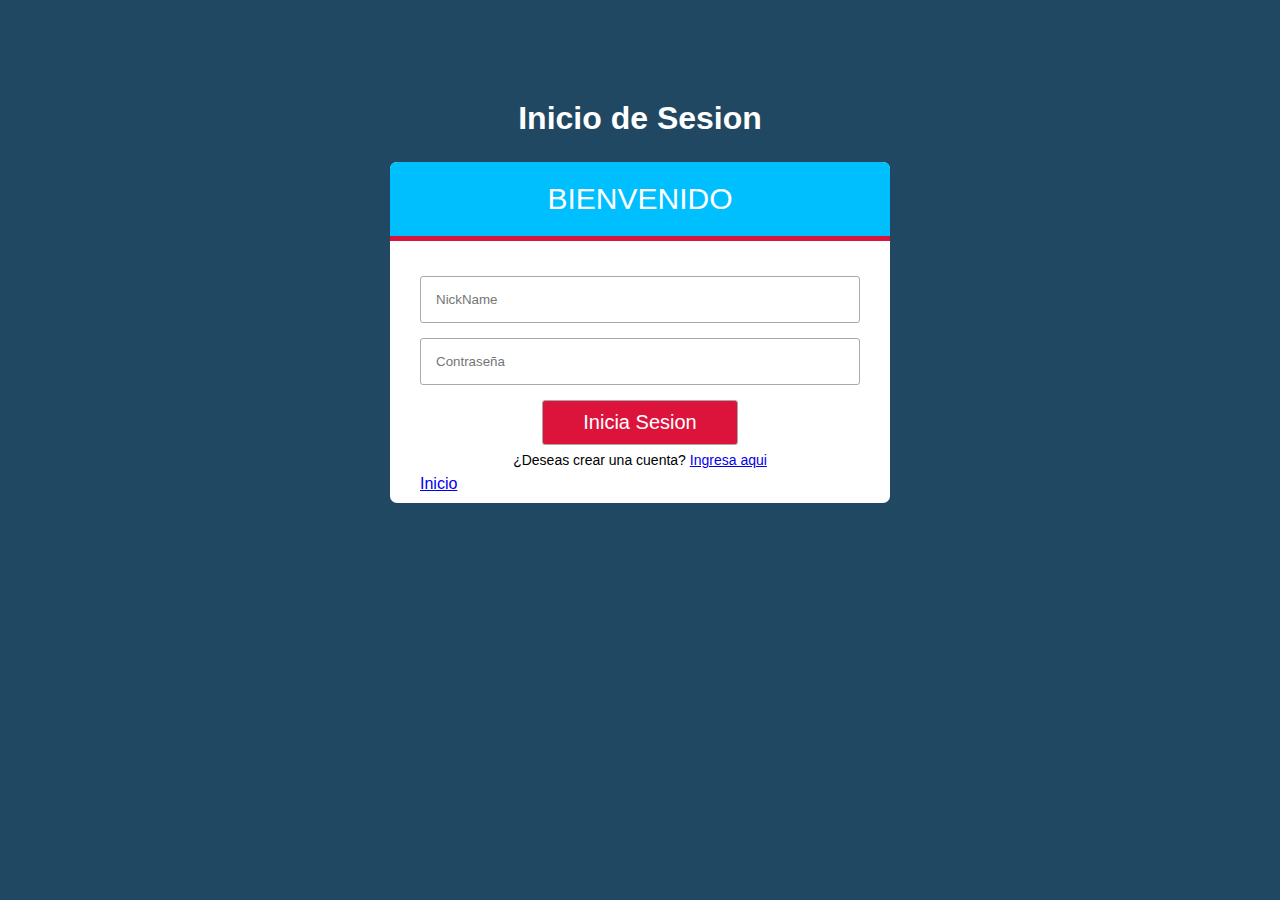
<file: adminlte/vista/login.html>
<!DOCTYPE html>
<html lang="en">
<head>
    <meta charset="UTF-8">
    <meta name="viewport" content="width=device-width, initial-scale=1, shrink-to-fit=no">
    
    <meta http-equiv="X-UA-Compatible" content="ie=edge">
    <title>Inicio de Sesion ACHEDG</title>
    <link rel="stylesheet" href="../plugins/nstyles/estilos.css">
    <script src="../plugins/scripts/validar.js"></script>
</head>
<body>
    <h1>Inicio de Sesion</h1>
    <form action="../controller/autentificar.php" method="post"
    class="form-register" >
        <h2 class="form_titulo">BIENVENIDO</h2>
        <div class="contenedor-inputs">
          
            <input type="text" id="nickname" name="nickname" placeholder="NickName" class="input-100" maxlength="100"  required>
           
            <input type="password" id="clave" name="clave" placeholder="Contraseña" class="input-100" maxlength="100" required>
          
            <input type="submit" value="Inicia Sesion" class="btn-enviar">
            <p class="form_link">¿Deseas crear una cuenta? <a href="register.html">Ingresa aqui</a></p>
            <a href="../../index.html">Inicio</a>





        </div>
        

    </form>
    
</body>
</html>
</file>
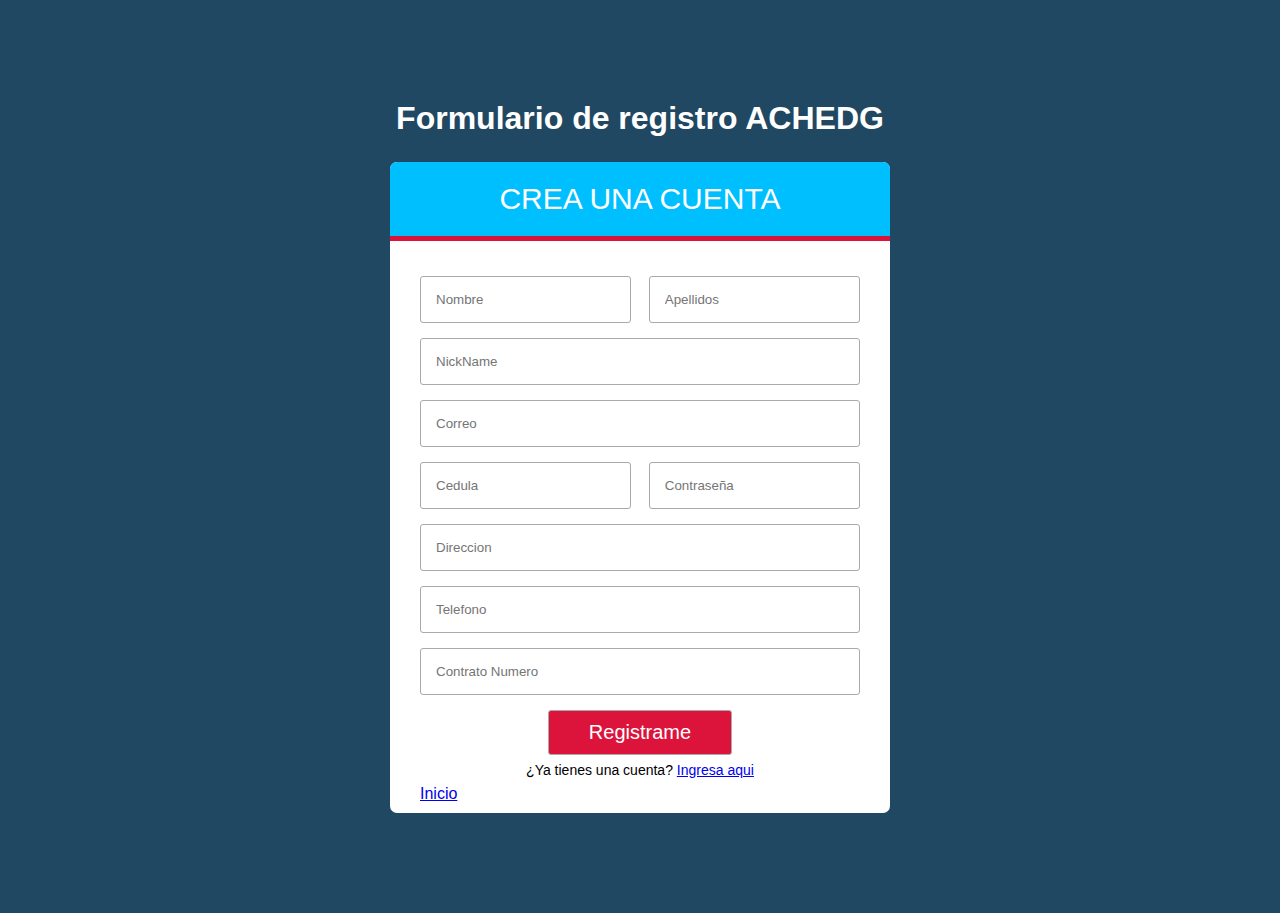
<file: adminlte/vista/register.html>
<!DOCTYPE html>
<html lang="en">
<head>
    <meta charset="UTF-8">
    <meta name="viewport" content="width=device-width, initial-scale=1, shrink-to-fit=no">
    
    <meta http-equiv="X-UA-Compatible" content="ie=edge">
    <title>Formulario de registro</title>
    <link rel="stylesheet" href="../plugins/nstyles/estilos.css">
    <script src="../plugins/scripts/validar.js"></script>
</head>
<body>
    <h1>Formulario de registro ACHEDG</h1>
    <form action="../controller/registrar.php" method="post"
    class="form-register" onsubmit="return validar();">
        <h2 class="form_titulo">CREA UNA CUENTA</h2>
        <div class="contenedor-inputs">
            <input type="text" id="nombre" name="nombre" placeholder="Nombre" class="input-48" maxlength="50" required>
            <input type="text" id="apellidos" name="apellidos" placeholder="Apellidos" class="input-48" maxlength="50"  required>
            <input type="text" id="nickname" name="nickname" placeholder="NickName" class="input-100" maxlength="100"  required>
            <input type="email" id="correo" name="correo" placeholder="Correo" class="input-100" maxlength="100"  required>
            <input type="text" id="cedula" name="cedula" placeholder="Cedula" class="input-48" maxlength="12" required>
            <input type="password" id="clave" name="clave" placeholder="Contraseña" class="input-48" maxlength="20" required>
            <input type="text" id="direccion" name="direccion" placeholder="Direccion" class="input-100" maxlength="100" required>
            <input type="text" id="telefono" name="telefono" placeholder="Telefono" class="input-100" maxlength="10" required>
            <input type="text" id="contratonumero" name="contratonumero" placeholder="Contrato Numero" class="input-100" maxlength="30" required>
            <input type="submit" value="Registrame" class="btn-enviar">
            <p class="form_link">¿Ya tienes una cuenta? <a href="login.html">Ingresa aqui</a></p>
            <a href="../../index.html">Inicio</a>





        </div>
        

    </form>
    
</body>
</html>
</file>
<file: adminlte/fpdf/fpdf.css>
body {font-family:"Times New Roman",serif}
h1 {font:bold 135% Arial,sans-serif; color:#4000A0; margin-bottom:0.9em}
h2 {font:bold 95% Arial,sans-serif; color:#900000; margin-top:1.5em; margin-bottom:1em}
dl.param dt {text-decoration:underline}
dl.param dd {margin-top:1em; margin-bottom:1em}
dl.param ul {margin-top:1em; margin-bottom:1em}
tt, code, kbd {font-family:"Courier New",Courier,monospace; font-size:82%}
div.source {margin-top:1.4em; margin-bottom:1.3em}
div.source pre {display:table; border:1px solid #24246A; width:100%; margin:0em; font-family:inherit; font-size:100%}
div.source code {display:block; border:1px solid #C5C5EC; background-color:#F0F5FF; padding:6px; color:#000000}
div.doc-source {margin-top:1.4em; margin-bottom:1.3em}
div.doc-source pre {display:table; width:100%; margin:0em; font-family:inherit; font-size:100%}
div.doc-source code {display:block; background-color:#E0E0E0; padding:4px}
.kw {color:#000080; font-weight:bold}
.str {color:#CC0000}
.cmt {color:#008000}
p.demo {text-align:center; margin-top:-0.9em}
a.demo {text-decoration:none; font-weight:bold; color:#0000CC}
a.demo:link {text-decoration:none; font-weight:bold; color:#0000CC}
a.demo:hover {text-decoration:none; font-weight:bold; color:#0000FF}
a.demo:active {text-decoration:none; font-weight:bold; color:#0000FF}
</file>
<file: adminlte/plugins/nstyles/estilos.css>
*{
    box-sizing: border-box;
}

body{
  margin:100px;
  font-family: sans-serif;
  background: #204862;
}

h1 {
    color:#fff;
    text-align: center;
}

.form-register{
    width:95%;
    max-width: 500px;
    margin: auto;
    background: white;
    border-radius: 7px;
}

.form_titulo{
    background: deepskyblue;
    color: #fff;
    padding:20px;
    text-align: center;
    font-weight: 100;
    font-size: 30px;
    border-top-left-radius: 7px;
    border-top-right-radius: 7px;
    border-bottom: 5px solid crimson;
}

.contenedor-inputs{
    padding:10px 30px;
    display: flex;
    flex-wrap: wrap;
    justify-content: space-between;
}

input{
    margin-bottom: 15px;
    padding: 15px;
    font: size 16px;
    border-radius: 3px;
    border: 1px solid darkgray;
}

.input-48{
    width: 48%;
}

.input-100{
    width:100%;
}

.btn-enviar{
  background: crimson; 
  color: #fff;
  margin:auto;
  padding:10px 40px;
  cursor: pointer;
  font-size: 20px;
}

.btn-enviar:active{
    transform: scale(1.05);
}

.form_link{
    width: 100%;
    margin:7px;
    text-align: center;
    font-size: 14px; 
}
</file>
